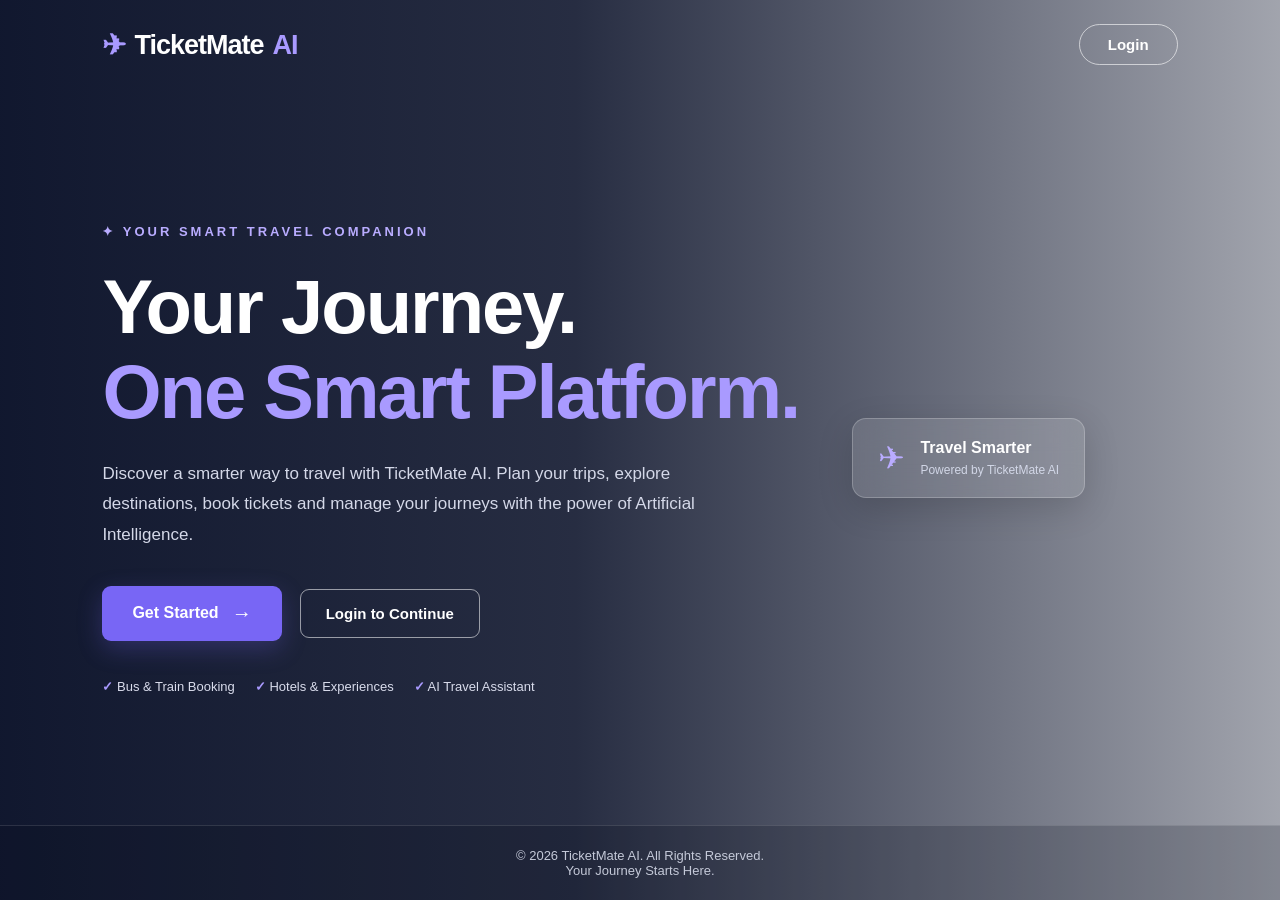
<file: templates/index.html>
<!DOCTYPE html>
<html lang="en">

<head>
    <meta charset="UTF-8">
    <meta name="viewport" content="width=device-width, initial-scale=1.0">

    <title>TicketMate AI | Your Smart Travel Companion</title>

    <meta name="description"
        content="TicketMate AI makes travel booking smarter. Discover buses, trains, hotels and experiences with your AI travel assistant.">

    <link rel="stylesheet" href="../static/style.css">

    <link rel="preconnect" href="https://fonts.googleapis.com">
    <link rel="preconnect" href="https://fonts.gstatic.com" crossorigin>

    <link href="https://fonts.googleapis.com/css2?family=Inter:wght@400;500;600;700;800&display=swap"
        rel="stylesheet">
</head>

<body class="welcome-page">

    <!-- HEADER -->
    <header class="welcome-header">

        <a href="index.html" class="brand">
            <span class="brand-icon">✈</span>
            TicketMate <span>AI</span>
        </a>

        <nav>
            <a href="login.html" class="header-login">
                Login
            </a>
        </nav>

    </header>


    <!-- MAIN WELCOME SECTION -->
    <main class="welcome-hero">

        <section class="hero-content">

            <div class="hero-label">
                ✦ YOUR SMART TRAVEL COMPANION
            </div>

            <h1>
                Your Journey.<br>
                <span>One Smart Platform.</span>
            </h1>

            <p>
                Discover a smarter way to travel with TicketMate AI.
                Plan your trips, explore destinations, book tickets
                and manage your journeys with the power of Artificial
                Intelligence.
            </p>


            <!-- ACTION BUTTONS -->
            <div class="hero-buttons">

                <a href="login.html" class="primary-btn">
                    Get Started
                    <span>→</span>
                </a>

                <a href="login.html" class="secondary-btn">
                    Login to Continue
                </a>

            </div>


            <!-- PLATFORM FEATURES -->
            <div class="hero-note">

                <div>
                    <span>✓</span>
                    Bus & Train Booking
                </div>

                <div>
                    <span>✓</span>
                    Hotels & Experiences
                </div>

                <div>
                    <span>✓</span>
                    AI Travel Assistant
                </div>

            </div>

        </section>


        <!-- FLOATING INFORMATION CARD -->
        <div class="hero-decoration">

            <div class="floating-card">

                <span>✈</span>

                <div>
                    <strong>Travel Smarter</strong>
                    <small>Powered by TicketMate AI</small>
                </div>

            </div>

        </div>

    </main>


    <!-- FOOTER -->
    <footer class="welcome-footer">

        <p>
            © 2026 TicketMate AI. All Rights Reserved.
        </p>

        <p>
            Your Journey Starts Here.
        </p>

    </footer>


</body>
</html>
</file>
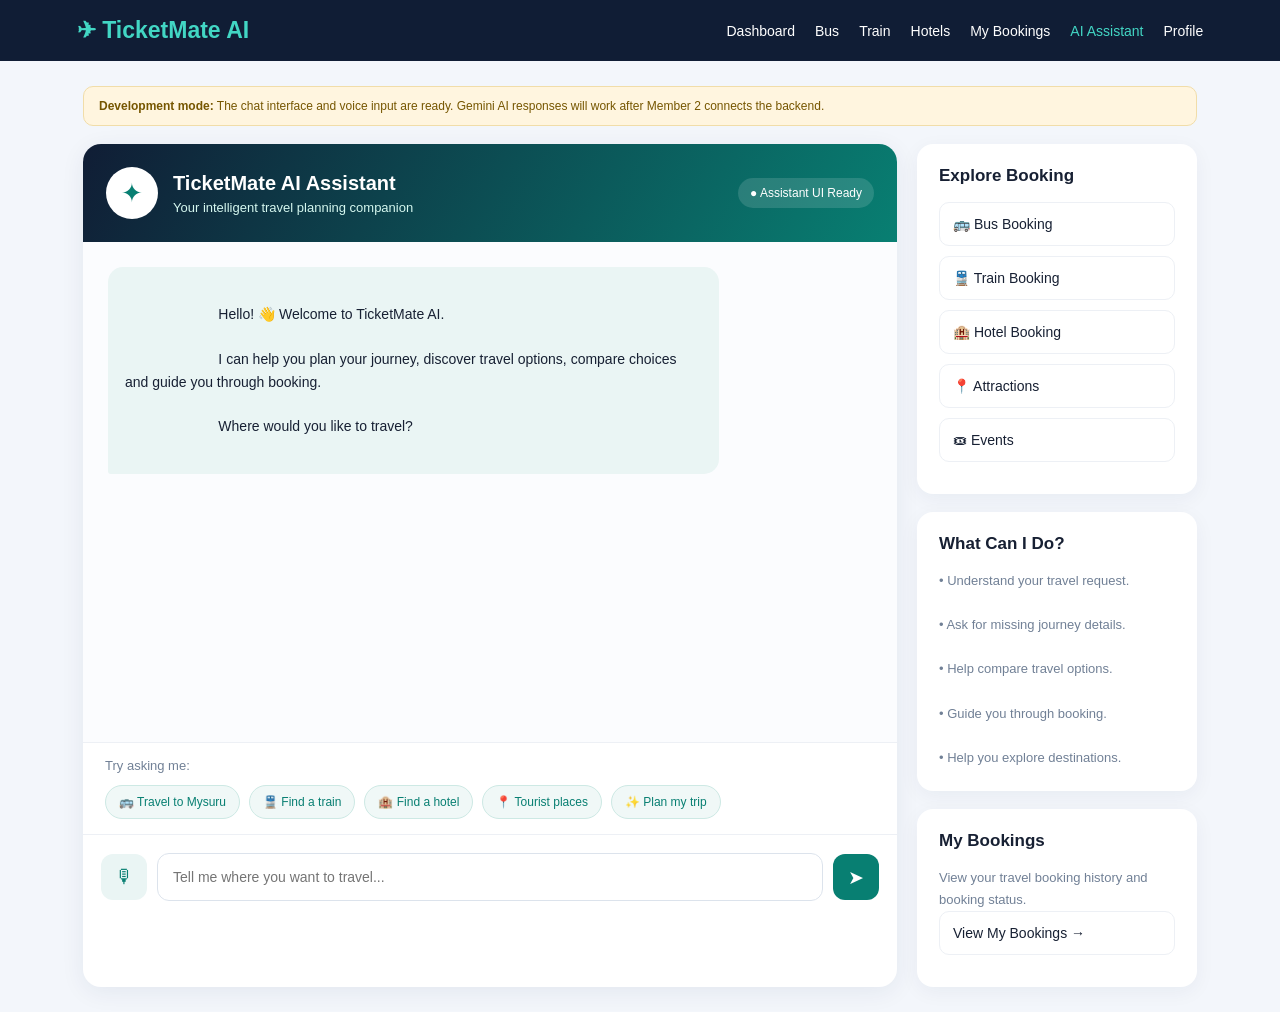
<file: templates/assistant.html>
<!DOCTYPE html>
<html lang="en">
<head>
<meta charset="UTF-8">
<meta name="viewport" content="width=device-width, initial-scale=1.0">
<title>AI Travel Assistant | TicketMate AI</title>

<style>
* {
    margin: 0;
    padding: 0;
    box-sizing: border-box;
    font-family: Arial, sans-serif;
}

body {
    background: #f3f6fb;
    color: #172033;
    min-height: 100vh;
}

header {
    background: #101d35;
    color: white;
    padding: 17px 6%;
    display: flex;
    justify-content: space-between;
    align-items: center;
    flex-wrap: wrap;
    gap: 15px;
}

.logo {
    font-size: 23px;
    font-weight: bold;
    color: #42d6c4;
}

nav {
    display: flex;
    gap: 20px;
    flex-wrap: wrap;
}

nav a {
    color: white;
    text-decoration: none;
    font-size: 14px;
}

nav a:hover,
nav a.active {
    color: #42d6c4;
}

.main {
    max-width: 1150px;
    margin: 25px auto;
    padding: 0 18px;
}

.assistant-layout {
    display: grid;
    grid-template-columns: 1fr 280px;
    gap: 20px;
}

.chat-card {
    background: white;
    border-radius: 18px;
    overflow: hidden;
    box-shadow: 0 5px 25px rgba(20, 40, 80, 0.07);
    display: flex;
    flex-direction: column;
    min-height: 690px;
}

.chat-header {
    background: linear-gradient(120deg, #101d35, #087f72);
    color: white;
    padding: 23px;
    display: flex;
    align-items: center;
    gap: 15px;
}

.ai-avatar {
    width: 52px;
    height: 52px;
    border-radius: 50%;
    background: white;
    color: #087f72;
    display: flex;
    align-items: center;
    justify-content: center;
    font-size: 26px;
}

.chat-header h2 {
    font-size: 20px;
    margin-bottom: 5px;
}

.chat-header p {
    font-size: 13px;
    color: #d5f7ef;
}

.status {
    margin-left: auto;
    font-size: 12px;
    background: #ffffff22;
    padding: 8px 12px;
    border-radius: 20px;
}

.chat-messages {
    flex: 1;
    padding: 25px;
    overflow-y: auto;
    min-height: 400px;
    max-height: 500px;
    background: #fbfcfe;
}

.message {
    display: flex;
    margin-bottom: 18px;
}

.message.user {
    justify-content: flex-end;
}

.message.bot {
    justify-content: flex-start;
}

.message-bubble {
    max-width: 80%;
    padding: 14px 17px;
    border-radius: 15px;
    font-size: 14px;
    line-height: 1.6;
    overflow-wrap: anywhere;
    white-space: pre-wrap;
}

.message.bot .message-bubble {
    background: #eaf5f4;
    color: #172033;
    border-bottom-left-radius: 3px;
}

.message.user .message-bubble {
    background: #087f72;
    color: white;
    border-bottom-right-radius: 3px;
}

.suggestions {
    padding: 15px 22px;
    border-top: 1px solid #edf0f5;
}

.suggestions p {
    font-size: 13px;
    color: #718096;
    margin-bottom: 12px;
}

.suggestion-buttons {
    display: flex;
    flex-wrap: wrap;
    gap: 9px;
}

.suggestion-buttons button {
    background: #f0f8f7;
    border: 1px solid #cde9e4;
    color: #087f72;
    padding: 9px 13px;
    border-radius: 20px;
    cursor: pointer;
    font-size: 12px;
}

.suggestion-buttons button:hover {
    background: #d9f5ef;
}

.chat-input-area {
    display: flex;
    align-items: center;
    gap: 10px;
    padding: 18px;
    border-top: 1px solid #edf0f5;
}

.chat-input-area input {
    flex: 1;
    min-width: 0;
    padding: 15px;
    border: 1px solid #dce3ec;
    border-radius: 12px;
    outline: none;
    font-size: 14px;
}

.chat-input-area input:focus {
    border-color: #087f72;
}

.icon-btn {
    width: 46px;
    height: 46px;
    border: none;
    border-radius: 12px;
    background: #eaf5f4;
    color: #087f72;
    font-size: 19px;
    cursor: pointer;
}

.send-btn {
    background: #087f72;
    color: white;
}

.icon-btn:hover {
    opacity: 0.8;
}

.sidebar {
    display: flex;
    flex-direction: column;
    gap: 18px;
}

.side-card {
    background: white;
    border-radius: 16px;
    padding: 22px;
    box-shadow: 0 5px 20px rgba(20, 40, 80, 0.05);
}

.side-card h3 {
    font-size: 17px;
    margin-bottom: 16px;
}

.quick-link {
    display: block;
    padding: 13px;
    border: 1px solid #edf0f5;
    border-radius: 10px;
    text-decoration: none;
    color: #172033;
    margin-bottom: 10px;
    font-size: 14px;
}

.quick-link:hover {
    background: #effaf8;
    border-color: #a7ded4;
}

.info-text {
    color: #718096;
    font-size: 13px;
    line-height: 1.7;
}

.demo-notice {
    background: #fff5df;
    border: 1px solid #f1dda9;
    color: #765600;
    padding: 12px 15px;
    border-radius: 10px;
    font-size: 12px;
    margin-bottom: 18px;
}

@media(max-width: 850px) {
    .assistant-layout {
        grid-template-columns: 1fr;
    }

    .chat-card {
        min-height: 620px;
    }

    .sidebar {
        display: grid;
        grid-template-columns: 1fr 1fr;
    }
}

@media(max-width: 550px) {
    header {
        padding: 16px 5%;
    }

    nav {
        gap: 12px;
    }

    .sidebar {
        grid-template-columns: 1fr;
    }

    .chat-input-area {
        gap: 6px;
        padding: 12px;
    }

    .icon-btn {
        width: 40px;
        height: 42px;
    }

    .message-bubble {
        max-width: 90%;
    }

    .status {
        display: none;
    }
}
</style>
</head>

<body>

<header>
    <div class="logo">✈ TicketMate AI</div>

    <nav>
        <a href="dashboard.html">Dashboard</a>
        <a href="bus.html">Bus</a>
        <a href="train.html">Train</a>
        <a href="hotels.html">Hotels</a>
        <a href="bookings.html">My Bookings</a>
        <a href="assistant.html" class="active">AI Assistant</a>
        <a href="profile.html">Profile</a>
    </nav>
</header>

<div class="main">

    <div class="demo-notice">
        <strong>Development mode:</strong>
        The chat interface and voice input are ready.
        Gemini AI responses will work after Member 2 connects the backend.
    </div>

    <div class="assistant-layout">

        <div class="chat-card">

            <div class="chat-header">

                <div class="ai-avatar">✦</div>

                <div>
                    <h2>TicketMate AI Assistant</h2>
                    <p>Your intelligent travel planning companion</p>
                </div>

                <div class="status">● Assistant UI Ready</div>

            </div>

            <div class="chat-messages" id="chatMessages">

                <div class="message bot">
                    <div class="message-bubble">
                        Hello! 👋 Welcome to TicketMate AI.

                        I can help you plan your journey, discover travel options, compare choices and guide you through booking.

                        Where would you like to travel?
                    </div>
                </div>

            </div>

            <div class="suggestions">

                <p>Try asking me:</p>

                <div class="suggestion-buttons">

                    <button onclick="useSuggestion('I want to travel to Mysuru')">
                        🚌 Travel to Mysuru
                    </button>

                    <button onclick="useSuggestion('Find me a train to Bengaluru')">
                        🚆 Find a train
                    </button>

                    <button onclick="useSuggestion('Help me find a hotel')">
                        🏨 Find a hotel
                    </button>

                    <button onclick="useSuggestion('Suggest tourist places to visit')">
                        📍 Tourist places
                    </button>

                    <button onclick="useSuggestion('Help me plan a complete trip')">
                        ✨ Plan my trip
                    </button>

                </div>

            </div>

            <div class="chat-input-area">

                <button class="icon-btn" id="micBtn"
                    onclick="startVoiceInput()" title="Speak">
                    🎙
                </button>

                <input
                    type="text"
                    id="userInput"
                    placeholder="Tell me where you want to travel..."
                    autocomplete="off"
                >

                <button class="icon-btn send-btn"
                    onclick="sendMessage()" title="Send">
                    ➤
                </button>

            </div>

        </div>

        <div class="sidebar">

            <div class="side-card">

                <h3>Explore Booking</h3>

                <a href="bus.html" class="quick-link">
                    🚌 Bus Booking
                </a>

                <a href="train.html" class="quick-link">
                    🚆 Train Booking
                </a>

                <a href="hotels.html" class="quick-link">
                    🏨 Hotel Booking
                </a>

                <a href="attractions.html" class="quick-link">
                    📍 Attractions
                </a>

                <a href="events.html" class="quick-link">
                    🎟 Events
                </a>

            </div>

            <div class="side-card">

                <h3>What Can I Do?</h3>

                <p class="info-text">
                    • Understand your travel request.<br><br>
                    • Ask for missing journey details.<br><br>
                    • Help compare travel options.<br><br>
                    • Guide you through booking.<br><br>
                    • Help you explore destinations.
                </p>

            </div>

            <div class="side-card">

                <h3>My Bookings</h3>

                <p class="info-text">
                    View your travel booking history and booking status.
                </p>

                <a href="bookings.html" class="quick-link">
                    View My Bookings →
                </a>

            </div>

        </div>

    </div>

</div>

<script>
const chatMessages = document.getElementById("chatMessages");
const userInput = document.getElementById("userInput");
const micBtn = document.getElementById("micBtn");

function addMessage(message, sender) {

    const messageDiv = document.createElement("div");
    messageDiv.className = "message " + sender;

    const bubble = document.createElement("div");
    bubble.className = "message-bubble";
    bubble.textContent = message;

    messageDiv.appendChild(bubble);
    chatMessages.appendChild(messageDiv);

    chatMessages.scrollTop = chatMessages.scrollHeight;
}

function sendMessage() {

    const message = userInput.value.trim();

    if (!message) return;

    addMessage(message, "user");

    userInput.value = "";

    // Temporary frontend response.
    // Member 2 will replace this with the Gemini backend API.
    addMessage(
        "I have received your travel request! Gemini AI connection is pending backend integration. Once connected, I will help you plan your journey and find available travel options.",
        "bot"
    );
}

function useSuggestion(message) {
    userInput.value = message;
    sendMessage();
}

userInput.addEventListener("keydown", function(event) {
    if (event.key === "Enter") {
        sendMessage();
    }
});

// Voice input using browser speech recognition.
function startVoiceInput() {

    const SpeechRecognition =
        window.SpeechRecognition || window.webkitSpeechRecognition;

    if (!SpeechRecognition) {
        alert("Voice input is not supported in this browser. Please use Chrome or Edge.");
        return;
    }

    const recognition = new SpeechRecognition();

    recognition.lang = "en-IN";
    recognition.interimResults = false;
    recognition.maxAlternatives = 1;

    micBtn.textContent = "⏳";

    recognition.onresult = function(event) {
        userInput.value = event.results[0][0].transcript;
    };

    recognition.onerror = function() {
        alert("Voice recognition failed. Please try again.");
    };

    recognition.onend = function() {
        micBtn.textContent = "🎙";
    };

    recognition.start();
}

// Automatically receive a message from the dashboard.
const initialMessage =
    sessionStorage.getItem("ticketmateInitialMessage");

if (initialMessage) {
    sessionStorage.removeItem("ticketmateInitialMessage");
    userInput.value = initialMessage;
    sendMessage();
}
</script>

</body>
</html>
</file>
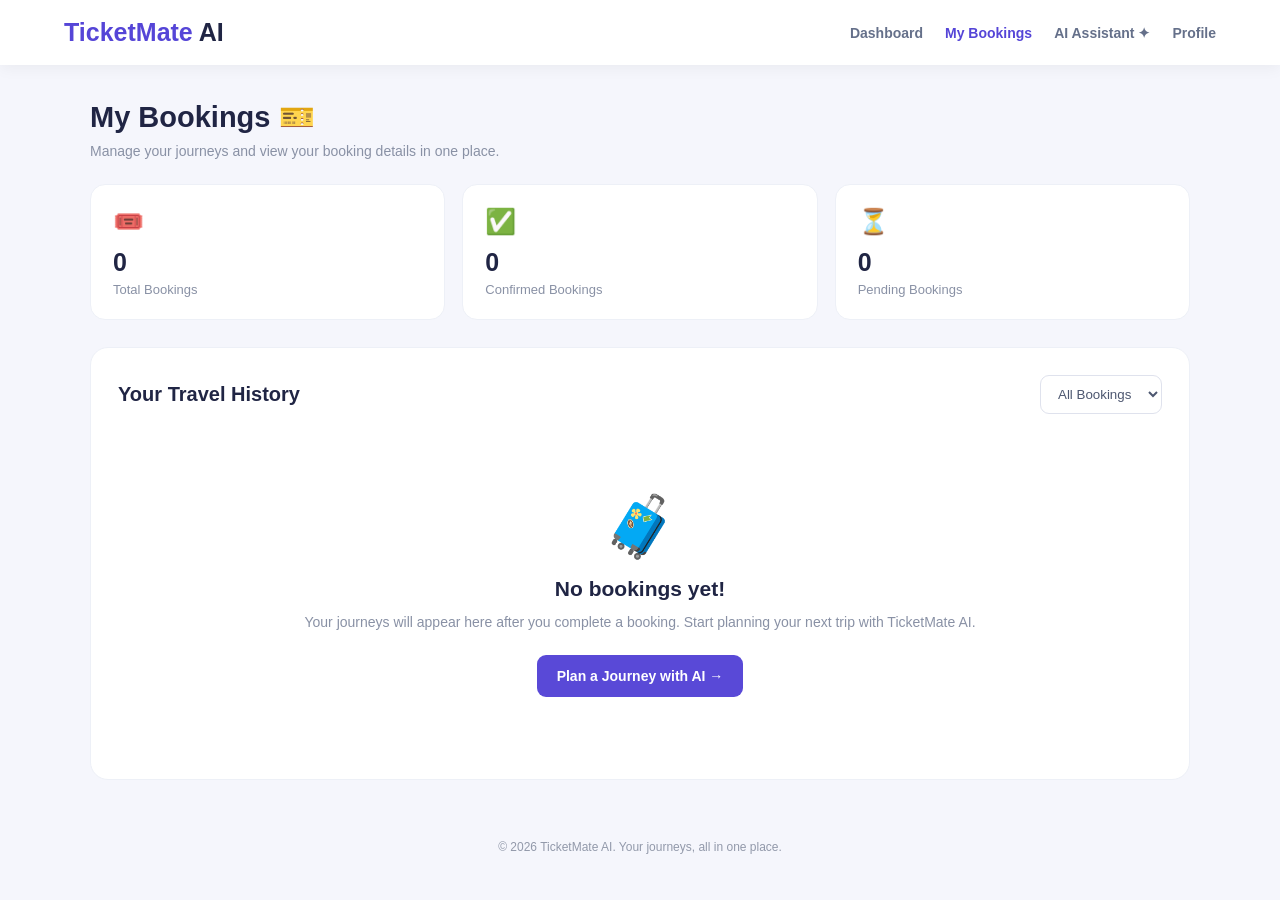
<file: templates/bookings.html>
<!DOCTYPE html>
<html lang="en">
<head>
<meta charset="UTF-8">
<meta name="viewport" content="width=device-width, initial-scale=1.0">
<title>My Bookings | TicketMate AI</title>

<style>
* {
    margin: 0;
    padding: 0;
    box-sizing: border-box;
    font-family: "Segoe UI", Arial, sans-serif;
}

body {
    background: #f5f6fc;
    color: #202544;
}

header {
    background: white;
    padding: 18px 5%;
    display: flex;
    justify-content: space-between;
    align-items: center;
    box-shadow: 0 3px 15px rgba(0,0,0,.05);
}

.logo {
    font-size: 25px;
    font-weight: 800;
    color: #5545d7;
}

.logo span {
    color: #202544;
}

nav {
    display: flex;
    gap: 22px;
    flex-wrap: wrap;
}

nav a {
    color: #65708a;
    text-decoration: none;
    font-size: 14px;
    font-weight: 600;
}

nav a:hover,
nav a.active {
    color: #5545d7;
}

.container {
    max-width: 1100px;
    width: 90%;
    margin: 35px auto;
}

.heading {
    margin-bottom: 25px;
}

.heading h1 {
    font-size: 29px;
    margin-bottom: 9px;
}

.heading p {
    color: #8991a5;
    font-size: 14px;
}

.summary-grid {
    display: grid;
    grid-template-columns: repeat(3, 1fr);
    gap: 17px;
    margin-bottom: 27px;
}

.summary-card {
    background: white;
    padding: 22px;
    border-radius: 15px;
    border: 1px solid #edf0f7;
}

.summary-card .symbol {
    font-size: 25px;
    margin-bottom: 12px;
}

.summary-card h2 {
    font-size: 25px;
    margin-bottom: 5px;
}

.summary-card p {
    color: #8991a5;
    font-size: 13px;
}

.booking-panel {
    background: white;
    border-radius: 18px;
    padding: 27px;
    border: 1px solid #edf0f7;
}

.panel-heading {
    display: flex;
    justify-content: space-between;
    align-items: center;
    gap: 15px;
    margin-bottom: 22px;
}

.panel-heading h2 {
    font-size: 20px;
}

.filter {
    padding: 10px 13px;
    border: 1px solid #dfe2ed;
    border-radius: 9px;
    color: #4d5770;
    background: white;
}

.empty-state {
    text-align: center;
    padding: 55px 20px;
}

.empty-state .icon {
    font-size: 60px;
    margin-bottom: 15px;
}

.empty-state h3 {
    font-size: 21px;
    margin-bottom: 10px;
}

.empty-state p {
    color: #8991a5;
    font-size: 14px;
    line-height: 1.7;
    margin-bottom: 20px;
}

.primary-btn {
    display: inline-block;
    background: #5949d7;
    color: white;
    padding: 13px 20px;
    border-radius: 9px;
    text-decoration: none;
    font-size: 14px;
    font-weight: 700;
}

.primary-btn:hover {
    background: #4031b6;
}

.booking-list {
    display: grid;
    gap: 16px;
}

.booking-card {
    border: 1px solid #e9ebf3;
    border-radius: 13px;
    padding: 20px;
}

.booking-top {
    display: flex;
    justify-content: space-between;
    align-items: center;
    gap: 12px;
    margin-bottom: 15px;
}

.booking-type {
    font-weight: 700;
}

.booking-status {
    padding: 7px 11px;
    border-radius: 20px;
    font-size: 12px;
    background: #e9f8ee;
    color: #26844b;
}

.booking-details {
    color: #7d869b;
    font-size: 13px;
    line-height: 1.9;
}

.booking-actions {
    display: flex;
    gap: 10px;
    margin-top: 15px;
    flex-wrap: wrap;
}

.secondary-btn {
    padding: 10px 14px;
    border: 1px solid #dcd9fa;
    border-radius: 8px;
    background: #f7f6ff;
    color: #5545d7;
    font-weight: 600;
    cursor: pointer;
}

.qr-area {
    display: none;
    text-align: center;
    padding: 25px;
    background: #faf9ff;
    border-radius: 12px;
    margin-top: 15px;
}

.qr-area img {
    width: 150px;
    height: 150px;
    margin: 15px auto;
    display: block;
}

.qr-area p {
    font-size: 12px;
    color: #8991a5;
}

footer {
    text-align: center;
    padding: 25px;
    color: #9299aa;
    font-size: 12px;
}

@media(max-width: 700px) {
    header {
        flex-wrap: wrap;
        gap: 15px;
    }

    .summary-grid {
        grid-template-columns: 1fr;
    }

    .panel-heading {
        align-items: flex-start;
        flex-direction: column;
    }

    .booking-top {
        align-items: flex-start;
        flex-direction: column;
    }
}
</style>
</head>

<body>

<header>
    <div class="logo">TicketMate <span>AI</span></div>

    <nav>
        <a href="dashboard.html">Dashboard</a>
        <a href="bookings.html" class="active">My Bookings</a>
        <a href="assistant.html">AI Assistant ✦</a>
        <a href="profile.html">Profile</a>
    </nav>
</header>

<main class="container">

    <section class="heading">
        <h1>My Bookings 🎫</h1>
        <p>Manage your journeys and view your booking details in one place.</p>
    </section>

    <section class="summary-grid">

        <div class="summary-card">
            <div class="symbol">🎟️</div>
            <h2 id="totalBookings">0</h2>
            <p>Total Bookings</p>
        </div>

        <div class="summary-card">
            <div class="symbol">✅</div>
            <h2 id="confirmedBookings">0</h2>
            <p>Confirmed Bookings</p>
        </div>

        <div class="summary-card">
            <div class="symbol">⏳</div>
            <h2 id="pendingBookings">0</h2>
            <p>Pending Bookings</p>
        </div>

    </section>

    <section class="booking-panel">

        <div class="panel-heading">
            <h2>Your Travel History</h2>

            <select class="filter" id="bookingFilter">
                <option value="all">All Bookings</option>
                <option value="confirmed">Confirmed</option>
                <option value="pending">Pending</option>
                <option value="cancelled">Cancelled</option>
            </select>
        </div>

        <div id="bookingList" class="booking-list"></div>

        <div id="emptyState" class="empty-state">
            <div class="icon">🧳</div>
            <h3>No bookings yet!</h3>
            <p>
                Your journeys will appear here after you complete a booking.
                Start planning your next trip with TicketMate AI.
            </p>
            <a href="assistant.html" class="primary-btn">
                Plan a Journey with AI →
            </a>
        </div>

    </section>

</main>

<footer>
    © 2026 TicketMate AI. Your journeys, all in one place.
</footer>

<script>

// No fake booking records are inserted.
// The backend will provide the logged-in user's real booking records.

let bookings = [];

const bookingList = document.getElementById("bookingList");
const emptyState = document.getElementById("emptyState");
const bookingFilter = document.getElementById("bookingFilter");

function updateSummary() {
    document.getElementById("totalBookings").textContent = bookings.length;

    document.getElementById("confirmedBookings").textContent =
        bookings.filter(b => b.status === "confirmed").length;

    document.getElementById("pendingBookings").textContent =
        bookings.filter(b => b.status === "pending").length;
}

function renderBookings() {
    const filter = bookingFilter.value;

    const filtered = bookings.filter(booking =>
        filter === "all" || booking.status === filter
    );

    bookingList.innerHTML = "";

    emptyState.style.display = filtered.length === 0 ? "block" : "none";

    if (bookings.length > 0 && filtered.length === 0) {
        emptyState.querySelector("h3").textContent = "No matching bookings";
        emptyState.querySelector("p").textContent =
            "Try selecting another booking filter.";
        emptyState.querySelector("a").style.display = "none";
    } else if (filtered.length > 0) {
        emptyState.querySelector("h3").textContent = "No bookings yet!";
        emptyState.querySelector("a").style.display = "inline-block";
    }

    filtered.forEach(booking => {
        const card = document.createElement("div");
        card.className = "booking-card";

        const top = document.createElement("div");
        top.className = "booking-top";

        const type = document.createElement("div");
        type.className = "booking-type";
        type.textContent = booking.type + " Booking";

        const status = document.createElement("span");
        status.className = "booking-status";
        status.textContent = booking.status.toUpperCase();

        top.append(type, status);

        const details = document.createElement("div");
        details.className = "booking-details";

        [
            "Booking ID: " + booking.id,
            "Journey: " + booking.route,
            "Date: " + booking.date,
            "Passengers: " + booking.passengers
        ].forEach(line => {
            const p = document.createElement("p");
            p.textContent = line;
            details.appendChild(p);
        });

        card.append(top, details);

        if (booking.status === "confirmed") {
            const actions = document.createElement("div");
            actions.className = "booking-actions";

            const qrButton = document.createElement("button");
            qrButton.className = "secondary-btn";
            qrButton.textContent = "View QR Ticket";

            const qrArea = document.createElement("div");
            qrArea.className = "qr-area";

            qrButton.addEventListener("click", () => {
                qrArea.style.display =
                    qrArea.style.display === "block" ? "none" : "block";
            });

            actions.appendChild(qrButton);
            card.append(actions, qrArea);
        }

        bookingList.appendChild(card);
    });

    updateSummary();
}

bookingFilter.addEventListener("change", renderBookings);

renderBookings();

</script>

</body>
</html>
</file>
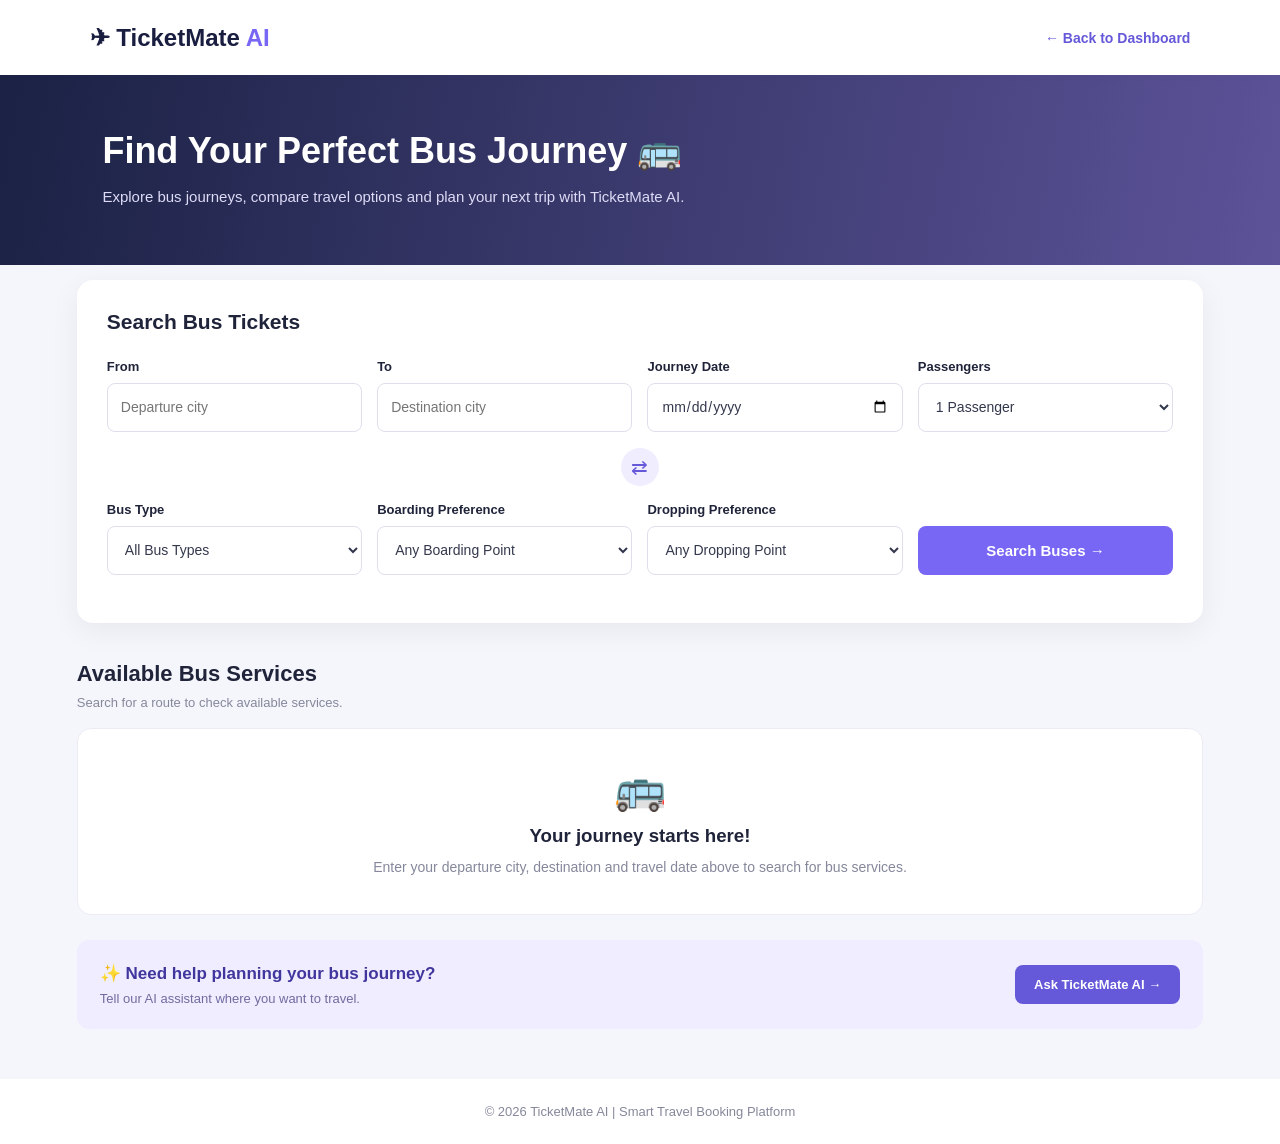
<file: templates/bus.html>
<!DOCTYPE html>
<html lang="en">
<head>
    <meta charset="UTF-8">
    <meta name="viewport" content="width=device-width, initial-scale=1.0">
    <title>Bus Booking | TicketMate AI</title>

    <style>
        * {
            margin: 0;
            padding: 0;
            box-sizing: border-box;
            font-family: 'Inter', Arial, sans-serif;
        }

        body {
            background: #f5f6fc;
            color: #20243a;
        }

        a {
            text-decoration: none;
            color: inherit;
        }

        header {
            height: 75px;
            background: white;
            display: flex;
            justify-content: space-between;
            align-items: center;
            padding: 0 7%;
            box-shadow: 0 2px 12px rgba(0,0,0,.05);
        }

        .logo {
            font-size: 24px;
            font-weight: 800;
            color: #191d40;
        }

        .logo span {
            color: #7866f5;
        }

        .back {
            color: #6558d9;
            font-weight: 600;
            font-size: 14px;
        }

        .hero {
            background:
                linear-gradient(100deg,rgba(15,22,58,.95),rgba(65,54,135,.85)),
                url("https://images.unsplash.com/photo-1570125909232-eb263c188f7e?w=1600")
                center/cover;

            color: white;
            padding: 55px 8%;
        }

        .hero h1 {
            font-size: 36px;
            margin-bottom: 12px;
        }

        .hero p {
            color: #dedbf7;
            font-size: 15px;
            line-height: 1.7;
        }

        .container {
            width: 88%;
            max-width: 1150px;
            margin: 35px auto;
        }

        .search-card {
            background: white;
            padding: 30px;
            border-radius: 16px;
            box-shadow: 0 8px 30px rgba(0,0,0,.06);
            margin-top: -20px;
            position: relative;
        }

        .search-card h2 {
            font-size: 21px;
            margin-bottom: 25px;
        }

        .search-grid {
            display: grid;
            grid-template-columns: 1fr 1fr 1fr 1fr;
            gap: 15px;
            align-items: end;
        }

        .field label {
            display: block;
            margin-bottom: 9px;
            font-size: 13px;
            font-weight: 700;
        }

        input, select {
            width: 100%;
            height: 49px;
            padding: 0 13px;
            border: 1px solid #dedfeb;
            border-radius: 8px;
            background: white;
            outline: none;
            font-size: 14px;
            color: #34384d;
        }

        input:focus, select:focus {
            border-color: #7866f5;
            box-shadow: 0 0 0 3px rgba(120,102,245,.1);
        }

        .swap-row {
            display: flex;
            justify-content: center;
            margin: 16px 0;
        }

        .swap-btn {
            background: #f0edff;
            color: #6558d9;
            border: none;
            width: 38px;
            height: 38px;
            border-radius: 50%;
            cursor: pointer;
            font-size: 20px;
        }

        .search-btn {
            width: 100%;
            height: 49px;
            background: #7866f5;
            border: none;
            border-radius: 8px;
            color: white;
            font-size: 15px;
            font-weight: 700;
            cursor: pointer;
            transition: .3s;
        }

        .search-btn:hover {
            background: #5847d5;
        }

        .section-heading {
            margin: 38px 0 18px;
        }

        .section-heading h2 {
            font-size: 22px;
            margin-bottom: 8px;
        }

        .section-heading p {
            color: #85889b;
            font-size: 13px;
        }

        .results-box {
            background: white;
            padding: 35px 20px;
            border-radius: 14px;
            text-align: center;
            border: 1px solid #ececf3;
        }

        .results-icon {
            font-size: 42px;
            margin-bottom: 12px;
        }

        .results-box h3 {
            margin-bottom: 9px;
        }

        .results-box p {
            color: #85889b;
            font-size: 14px;
            line-height: 1.7;
        }

        .ai-help {
            margin-top: 25px;
            background: #efedff;
            padding: 23px;
            border-radius: 12px;
            display: flex;
            justify-content: space-between;
            align-items: center;
            gap: 15px;
        }

        .ai-help h3 {
            color: #40369d;
            font-size: 17px;
            margin-bottom: 7px;
        }

        .ai-help p {
            color: #716b9f;
            font-size: 13px;
        }

        .ai-help a {
            background: #6558d9;
            color: white;
            padding: 12px 19px;
            border-radius: 8px;
            font-size: 13px;
            font-weight: 600;
            white-space: nowrap;
        }

        .message {
            margin-top: 18px;
            color: #6558d9;
            font-size: 14px;
            line-height: 1.6;
        }

        footer {
            text-align: center;
            background: white;
            color: #85889b;
            padding: 25px;
            margin-top: 50px;
            font-size: 13px;
        }

        @media(max-width: 850px) {
            .search-grid {
                grid-template-columns: 1fr 1fr;
            }
        }

        @media(max-width: 550px) {
            header {
                padding: 0 5%;
            }

            .logo {
                font-size: 20px;
            }

            .hero {
                padding: 40px 6%;
            }

            .hero h1 {
                font-size: 29px;
            }

            .container {
                width: 92%;
            }

            .search-grid {
                grid-template-columns: 1fr;
            }

            .search-card {
                padding: 22px;
            }

            .ai-help {
                flex-direction: column;
                align-items: flex-start;
            }
        }
    </style>
</head>

<body>

<header>
    <a href="dashboard.html" class="logo">
        ✈ TicketMate <span>AI</span>
    </a>

    <a href="dashboard.html" class="back">
        ← Back to Dashboard
    </a>
</header>


<section class="hero">
    <h1>Find Your Perfect Bus Journey 🚌</h1>

    <p>
        Explore bus journeys, compare travel options and plan
        your next trip with TicketMate AI.
    </p>
</section>


<main class="container">

    <section class="search-card">

        <h2>Search Bus Tickets</h2>

        <form id="busForm">

            <div class="search-grid">

                <div class="field">
                    <label for="from">From</label>
                    <input
                        type="text"
                        id="from"
                        placeholder="Departure city"
                        required
                    >
                </div>

                <div class="field">
                    <label for="to">To</label>
                    <input
                        type="text"
                        id="to"
                        placeholder="Destination city"
                        required
                    >
                </div>

                <div class="field">
                    <label for="date">Journey Date</label>
                    <input
                        type="date"
                        id="date"
                        required
                    >
                </div>

                <div class="field">
                    <label for="passengers">Passengers</label>
                    <select id="passengers">
                        <option value="1">1 Passenger</option>
                        <option value="2">2 Passengers</option>
                        <option value="3">3 Passengers</option>
                        <option value="4">4 Passengers</option>
                        <option value="5">5 Passengers</option>
                        <option value="6">6 Passengers</option>
                    </select>
                </div>

            </div>

            <div class="swap-row">
                <button type="button" class="swap-btn" id="swapBtn"
                    title="Swap locations">⇄</button>
            </div>

            <div class="search-grid">

                <div class="field">
                    <label for="busType">Bus Type</label>
                    <select id="busType">
                        <option value="All">All Bus Types</option>
                        <option value="AC">AC</option>
                        <option value="Non-AC">Non-AC</option>
                        <option value="Sleeper">Sleeper</option>
                        <option value="Seater">Seater</option>
                    </select>
                </div>

                <div class="field">
                    <label for="boarding">Boarding Preference</label>
                    <select id="boarding">
                        <option value="Any">Any Boarding Point</option>
                        <option value="Main Bus Stand">Main Bus Stand</option>
                        <option value="City Centre">City Centre</option>
                    </select>
                </div>

                <div class="field">
                    <label for="dropping">Dropping Preference</label>
                    <select id="dropping">
                        <option value="Any">Any Dropping Point</option>
                        <option value="Main Bus Stand">Main Bus Stand</option>
                        <option value="City Centre">City Centre</option>
                    </select>
                </div>

                <div class="field">
                    <button type="submit" class="search-btn">
                        Search Buses →
                    </button>
                </div>

            </div>

        </form>

        <p class="message" id="message"></p>

    </section>


    <section>
        <div class="section-heading">
            <h2>Available Bus Services</h2>
            <p>Search for a route to check available services.</p>
        </div>

        <div class="results-box" id="results">

            <div class="results-icon">🚌</div>

            <h3>Your journey starts here!</h3>

            <p>
                Enter your departure city, destination and travel date
                above to search for bus services.
            </p>

        </div>
    </section>


    <section class="ai-help">

        <div>
            <h3>✨ Need help planning your bus journey?</h3>

            <p>
                Tell our AI assistant where you want to travel.
            </p>
        </div>

        <a href="assistant.html">Ask TicketMate AI →</a>

    </section>

</main>


<footer>
    © 2026 TicketMate AI | Smart Travel Booking Platform
</footer>


<script>
    // Set minimum travel date to today.
    const dateInput = document.getElementById("date");

    const today = new Date();
    const localToday = new Date(
        today.getTime() - today.getTimezoneOffset() * 60000
    ).toISOString().split("T")[0];

    dateInput.min = localToday;


    // Swap departure and destination.
    document.getElementById("swapBtn").addEventListener("click", function() {
        const from = document.getElementById("from");
        const to = document.getElementById("to");

        const temp = from.value;
        from.value = to.value;
        to.value = temp;
    });


    // Prepare the search request.
    document.getElementById("busForm").addEventListener("submit", function(event) {

        event.preventDefault();

        const from = document.getElementById("from").value.trim();
        const to = document.getElementById("to").value.trim();
        const date = dateInput.value;

        const message = document.getElementById("message");

        if (from.toLowerCase() === to.toLowerCase()) {
            message.textContent = "Departure and destination cannot be the same.";
            return;
        }

        const searchDetails = {
            type: "Bus",
            from: from,
            to: to,
            date: date,
            passengers: document.getElementById("passengers").value,
            busType: document.getElementById("busType").value,
            boarding: document.getElementById("boarding").value,
            dropping: document.getElementById("dropping").value
        };

        message.textContent =
            "Search details captured for " + from + " to " + to +
            ". Connect the Flask backend to retrieve actual bus services.";

        console.log("Bus search request:", searchDetails);
    });
</script>

</body>
</html>
</file>
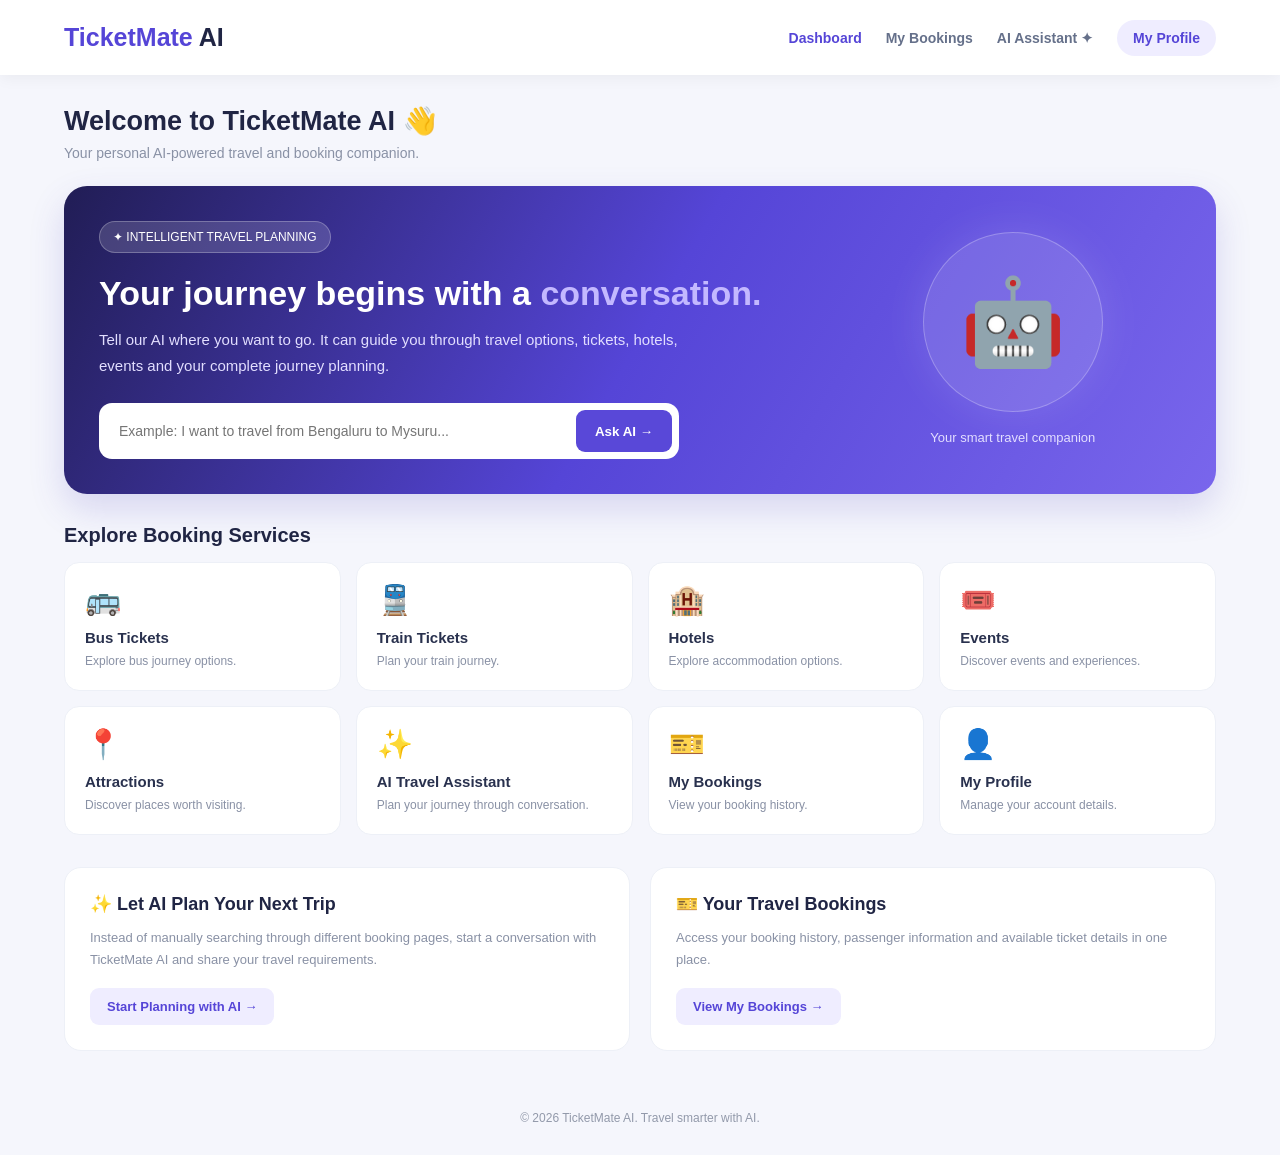
<file: templates/dashboard.html>
<!DOCTYPE html>
<html lang="en">
<head>
<meta charset="UTF-8">
<meta name="viewport" content="width=device-width, initial-scale=1.0">
<title>Dashboard | TicketMate AI</title>

<style>
* {
    margin: 0;
    padding: 0;
    box-sizing: border-box;
    font-family: "Segoe UI", Arial, sans-serif;
}

body {
    background: #f5f6fc;
    color: #202544;
}

header {
    background: white;
    min-height: 75px;
    padding: 15px 5%;
    display: flex;
    justify-content: space-between;
    align-items: center;
    box-shadow: 0 3px 15px rgba(0,0,0,.05);
    gap: 20px;
}

.logo {
    font-size: 25px;
    font-weight: 800;
    color: #5545d7;
}

.logo span {
    color: #202544;
}

nav {
    display: flex;
    align-items: center;
    gap: 24px;
}

nav a {
    text-decoration: none;
    color: #65708a;
    font-size: 14px;
    font-weight: 600;
}

nav a:hover,
nav a.active {
    color: #5545d7;
}

.profile-link {
    background: #efedff;
    color: #5545d7;
    padding: 10px 16px;
    border-radius: 25px;
}

.container {
    width: 90%;
    max-width: 1200px;
    margin: 30px auto;
}

.welcome {
    margin-bottom: 25px;
}

.welcome h1 {
    font-size: 27px;
    margin-bottom: 8px;
}

.welcome p {
    color: #8991a5;
    font-size: 14px;
}

/* Main AI section */

.ai-hero {
    background: linear-gradient(120deg, #211d55, #5545d7, #7966ec);
    color: white;
    padding: 35px;
    border-radius: 23px;
    display: grid;
    grid-template-columns: 1.5fr .7fr;
    gap: 25px;
    align-items: center;
    box-shadow: 0 15px 35px rgba(80,65,190,.18);
    margin-bottom: 30px;
}

.ai-tag {
    display: inline-block;
    background: rgba(255,255,255,.15);
    border: 1px solid rgba(255,255,255,.25);
    padding: 8px 13px;
    border-radius: 25px;
    font-size: 12px;
    margin-bottom: 18px;
}

.ai-hero h2 {
    font-size: 34px;
    line-height: 1.3;
    margin-bottom: 12px;
}

.ai-hero h2 span {
    color: #c3b8ff;
}

.ai-hero p {
    color: #e2deff;
    line-height: 1.7;
    font-size: 15px;
    max-width: 580px;
}

.ai-search {
    display: flex;
    background: white;
    border-radius: 13px;
    padding: 7px;
    margin-top: 25px;
    max-width: 580px;
}

.ai-search input {
    flex: 1;
    min-width: 0;
    padding: 13px;
    border: none;
    outline: none;
    font-size: 14px;
    color: #202544;
}

.ai-search button {
    background: #5948d8;
    color: white;
    border: none;
    padding: 13px 19px;
    border-radius: 9px;
    font-weight: 700;
    cursor: pointer;
}

.ai-search button:hover {
    background: #4031b6;
}

.ai-visual {
    text-align: center;
}

.ai-circle {
    width: 180px;
    height: 180px;
    margin: auto;
    border-radius: 50%;
    background: rgba(255,255,255,.13);
    border: 1px solid rgba(255,255,255,.25);
    display: grid;
    place-items: center;
    font-size: 85px;
    box-shadow: 0 0 45px rgba(255,255,255,.12);
}

.ai-visual p {
    margin-top: 15px;
    font-size: 13px;
    color: #e3deff;
}

/* Quick suggestions */

.quick-title {
    font-size: 20px;
    margin-bottom: 15px;
}

.quick-grid {
    display: grid;
    grid-template-columns: repeat(4, 1fr);
    gap: 15px;
    margin-bottom: 32px;
}

.quick-card {
    background: white;
    padding: 20px;
    border-radius: 15px;
    border: 1px solid #edf0f7;
    text-decoration: none;
    color: #29314e;
    transition: .2s;
}

.quick-card:hover {
    transform: translateY(-4px);
    border-color: #b9b0ff;
    box-shadow: 0 8px 20px rgba(70,60,150,.08);
}

.quick-card .emoji {
    font-size: 29px;
    margin-bottom: 12px;
}

.quick-card h3 {
    font-size: 15px;
    margin-bottom: 6px;
}

.quick-card p {
    color: #8991a5;
    font-size: 12px;
    line-height: 1.5;
}

/* Bottom sections */

.bottom-grid {
    display: grid;
    grid-template-columns: 1fr 1fr;
    gap: 20px;
}

.info-card {
    background: white;
    border-radius: 17px;
    padding: 25px;
    border: 1px solid #edf0f7;
}

.info-card h2 {
    font-size: 18px;
    margin-bottom: 12px;
}

.info-card p {
    font-size: 13px;
    color: #8991a5;
    line-height: 1.7;
}

.info-button {
    display: inline-block;
    margin-top: 17px;
    padding: 11px 17px;
    border-radius: 9px;
    background: #efedff;
    color: #5545d7;
    text-decoration: none;
    font-size: 13px;
    font-weight: 700;
}

footer {
    text-align: center;
    color: #9299aa;
    padding: 30px;
    font-size: 12px;
}

@media(max-width: 850px) {
    header {
        flex-wrap: wrap;
    }

    nav {
        flex-wrap: wrap;
        gap: 14px;
    }

    .ai-hero {
        grid-template-columns: 1fr;
    }

    .ai-visual {
        display: none;
    }

    .quick-grid {
        grid-template-columns: repeat(2, 1fr);
    }
}

@media(max-width: 550px) {
    .container {
        width: 92%;
    }

    .ai-hero {
        padding: 25px;
    }

    .ai-hero h2 {
        font-size: 27px;
    }

    .ai-search {
        flex-direction: column;
        gap: 7px;
    }

    .quick-grid,
    .bottom-grid {
        grid-template-columns: 1fr;
    }
}
</style>
</head>

<body>

<header>
    <div class="logo">TicketMate <span>AI</span></div>

    <nav>
        <a href="dashboard.html" class="active">Dashboard</a>
        <a href="bookings.html">My Bookings</a>
        <a href="assistant.html">AI Assistant ✦</a>
        <a href="profile.html" class="profile-link">My Profile</a>
    </nav>
</header>

<main class="container">

    <section class="welcome">
        <h1>Welcome to TicketMate AI 👋</h1>
        <p>Your personal AI-powered travel and booking companion.</p>
    </section>

    <!-- MAIN AI FEATURE -->

    <section class="ai-hero">

        <div>
            <div class="ai-tag">✦ INTELLIGENT TRAVEL PLANNING</div>

            <h2>
                Your journey begins with a <span>conversation.</span>
            </h2>

            <p>
                Tell our AI where you want to go. It can guide you through
                travel options, tickets, hotels, events and your complete
                journey planning.
            </p>

            <form class="ai-search" id="aiForm">
                <input
                    type="text"
                    id="aiInput"
                    placeholder="Example: I want to travel from Bengaluru to Mysuru..."
                    required
                >

                <button type="submit">Ask AI →</button>
            </form>
        </div>

        <div class="ai-visual">
            <div class="ai-circle">🤖</div>
            <p>Your smart travel companion</p>
        </div>

    </section>

    <!-- MANUAL BOOKING OPTIONS -->

    <h2 class="quick-title">Explore Booking Services</h2>

    <section class="quick-grid">

        <a href="bus.html" class="quick-card">
            <div class="emoji">🚌</div>
            <h3>Bus Tickets</h3>
            <p>Explore bus journey options.</p>
        </a>

        <a href="train.html" class="quick-card">
            <div class="emoji">🚆</div>
            <h3>Train Tickets</h3>
            <p>Plan your train journey.</p>
        </a>

        <a href="hotels.html" class="quick-card">
            <div class="emoji">🏨</div>
            <h3>Hotels</h3>
            <p>Explore accommodation options.</p>
        </a>

        <a href="events.html" class="quick-card">
            <div class="emoji">🎟️</div>
            <h3>Events</h3>
            <p>Discover events and experiences.</p>
        </a>

        <a href="attractions.html" class="quick-card">
            <div class="emoji">📍</div>
            <h3>Attractions</h3>
            <p>Discover places worth visiting.</p>
        </a>

        <a href="assistant.html" class="quick-card">
            <div class="emoji">✨</div>
            <h3>AI Travel Assistant</h3>
            <p>Plan your journey through conversation.</p>
        </a>

        <a href="bookings.html" class="quick-card">
            <div class="emoji">🎫</div>
            <h3>My Bookings</h3>
            <p>View your booking history.</p>
        </a>

        <a href="profile.html" class="quick-card">
            <div class="emoji">👤</div>
            <h3>My Profile</h3>
            <p>Manage your account details.</p>
        </a>

    </section>

    <section class="bottom-grid">

        <div class="info-card">
            <h2>✨ Let AI Plan Your Next Trip</h2>
            <p>
                Instead of manually searching through different booking
                pages, start a conversation with TicketMate AI and share
                your travel requirements.
            </p>
            <a href="assistant.html" class="info-button">
                Start Planning with AI →
            </a>
        </div>

        <div class="info-card">
            <h2>🎫 Your Travel Bookings</h2>
            <p>
                Access your booking history, passenger information and
                available ticket details in one place.
            </p>
            <a href="bookings.html" class="info-button">
                View My Bookings →
            </a>
        </div>

    </section>

</main>

<footer>
    © 2026 TicketMate AI. Travel smarter with AI.
</footer>

<script>
document.getElementById("aiForm").addEventListener("submit", function(e) {
    e.preventDefault();

    const message = document.getElementById("aiInput").value.trim();

    if (!message) return;

    // Pass the user's message to the assistant page.
    sessionStorage.setItem("ticketmateInitialMessage", message);

    window.location.href = "assistant.html";
});
</script>

</body>
</html>
</file>
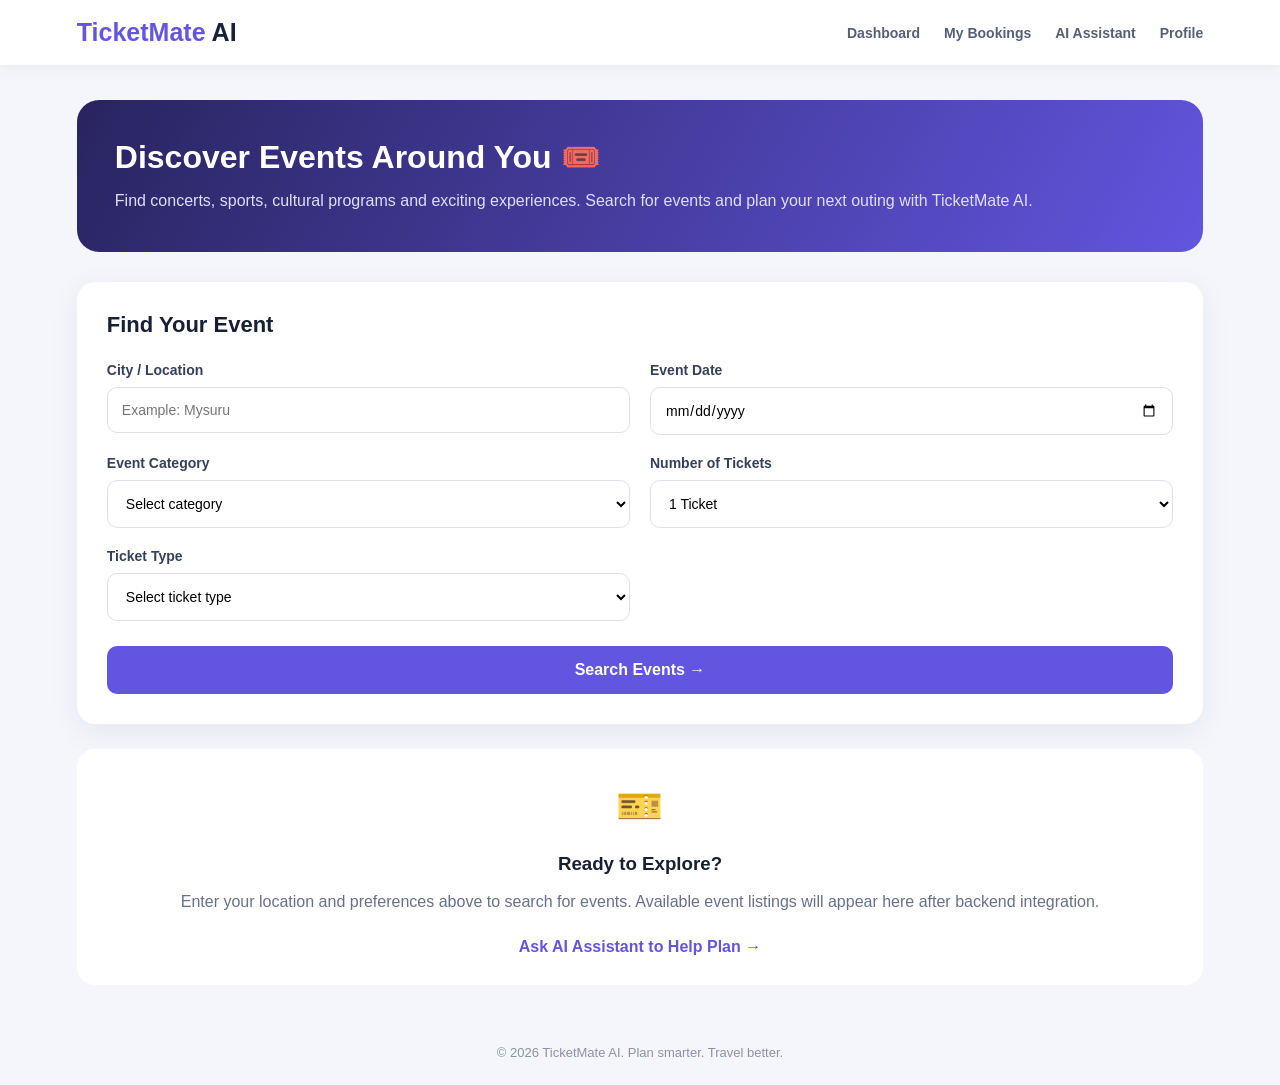
<file: templates/events.html>
<!DOCTYPE html>
<html lang="en">
<head>
<meta charset="UTF-8">
<meta name="viewport" content="width=device-width, initial-scale=1.0">
<title>Events | TicketMate AI</title>

<style>
* {
    margin: 0;
    padding: 0;
    box-sizing: border-box;
    font-family: "Segoe UI", Arial, sans-serif;
}

body {
    min-height: 100vh;
    background: #f4f6fb;
    color: #172033;
}

header {
    background: #ffffff;
    padding: 18px 6%;
    display: flex;
    align-items: center;
    justify-content: space-between;
    box-shadow: 0 3px 15px rgba(0,0,0,0.06);
}

.logo {
    font-size: 25px;
    font-weight: 800;
    color: #6255df;
}

.logo span {
    color: #18213b;
}

nav {
    display: flex;
    gap: 24px;
    align-items: center;
}

nav a {
    text-decoration: none;
    color: #536078;
    font-size: 14px;
    font-weight: 600;
}

nav a:hover {
    color: #6255df;
}

.container {
    width: 88%;
    max-width: 1150px;
    margin: 35px auto;
}

.hero {
    background: linear-gradient(120deg, #29245f, #6255df);
    color: white;
    padding: 38px;
    border-radius: 22px;
    margin-bottom: 30px;
}

.hero h1 {
    font-size: 32px;
    margin-bottom: 12px;
}

.hero p {
    color: #e0ddff;
    line-height: 1.6;
}

.search-card {
    background: white;
    padding: 30px;
    border-radius: 18px;
    box-shadow: 0 8px 30px rgba(30,40,80,0.07);
}

.search-card h2 {
    font-size: 22px;
    margin-bottom: 24px;
}

.form-grid {
    display: grid;
    grid-template-columns: repeat(2, 1fr);
    gap: 20px;
}

.field {
    display: flex;
    flex-direction: column;
    gap: 9px;
}

.field label {
    font-size: 14px;
    font-weight: 700;
    color: #34405b;
}

.field input,
.field select {
    width: 100%;
    padding: 14px;
    border: 1px solid #dce1ec;
    border-radius: 10px;
    outline: none;
    background: #fff;
    font-size: 14px;
}

.field input:focus,
.field select:focus {
    border-color: #6255df;
    box-shadow: 0 0 0 3px rgba(98,85,223,0.1);
}

.search-btn {
    width: 100%;
    margin-top: 25px;
    padding: 15px;
    background: #6255df;
    color: white;
    border: none;
    border-radius: 10px;
    font-size: 16px;
    font-weight: 700;
    cursor: pointer;
    transition: 0.2s;
}

.search-btn:hover {
    background: #4c40c6;
    transform: translateY(-2px);
}

.results {
    background: white;
    padding: 25px;
    margin-top: 25px;
    border-radius: 18px;
    text-align: center;
    color: #65708a;
    line-height: 1.7;
}

.results h3 {
    color: #172033;
    margin-bottom: 8px;
}

.results-icon {
    font-size: 38px;
    margin-bottom: 10px;
}

.assistant-link {
    display: inline-block;
    margin-top: 18px;
    color: #6255df;
    font-weight: 700;
    text-decoration: none;
}

footer {
    text-align: center;
    padding: 25px;
    color: #8992a5;
    font-size: 13px;
}

@media(max-width: 700px) {
    header {
        padding: 16px 5%;
        flex-wrap: wrap;
        gap: 15px;
    }

    nav {
        gap: 13px;
        flex-wrap: wrap;
    }

    nav a {
        font-size: 12px;
    }

    .container {
        width: 92%;
        margin-top: 22px;
    }

    .hero {
        padding: 25px;
    }

    .hero h1 {
        font-size: 25px;
    }

    .form-grid {
        grid-template-columns: 1fr;
    }

    .search-card {
        padding: 22px;
    }
}
</style>
</head>

<body>

<header>
    <div class="logo">TicketMate <span>AI</span></div>

    <nav>
        <a href="dashboard.html">Dashboard</a>
        <a href="bookings.html">My Bookings</a>
        <a href="assistant.html">AI Assistant</a>
        <a href="profile.html">Profile</a>
    </nav>
</header>

<main class="container">

    <section class="hero">
        <h1>Discover Events Around You 🎟️</h1>
        <p>
            Find concerts, sports, cultural programs and exciting experiences.
            Search for events and plan your next outing with TicketMate AI.
        </p>
    </section>

    <section class="search-card">
        <h2>Find Your Event</h2>

        <form id="eventForm">

            <div class="form-grid">

                <div class="field">
                    <label for="city">City / Location</label>
                    <input type="text" id="city"
                           placeholder="Example: Mysuru" required>
                </div>

                <div class="field">
                    <label for="eventDate">Event Date</label>
                    <input type="date" id="eventDate" required>
                </div>

                <div class="field">
                    <label for="category">Event Category</label>
                    <select id="category" required>
                        <option value="">Select category</option>
                        <option value="Music">Music & Concerts</option>
                        <option value="Sports">Sports</option>
                        <option value="Cultural">Cultural Events</option>
                        <option value="Workshop">Workshops</option>
                        <option value="Technology">Technology Events</option>
                        <option value="Comedy">Comedy Shows</option>
                        <option value="Other">Other Events</option>
                    </select>
                </div>

                <div class="field">
                    <label for="tickets">Number of Tickets</label>
                    <select id="tickets" required>
                        <option value="1">1 Ticket</option>
                        <option value="2">2 Tickets</option>
                        <option value="3">3 Tickets</option>
                        <option value="4">4 Tickets</option>
                        <option value="5">5 Tickets</option>
                        <option value="6">6 Tickets</option>
                    </select>
                </div>

                <div class="field">
                    <label for="ticketType">Ticket Type</label>
                    <select id="ticketType" required>
                        <option value="">Select ticket type</option>
                        <option value="Standard">Standard</option>
                        <option value="Premium">Premium</option>
                        <option value="VIP">VIP</option>
                    </select>
                </div>

            </div>

            <button type="submit" class="search-btn">
                Search Events →
            </button>

        </form>
    </section>

    <section class="results" id="results">
        <div class="results-icon">🎫</div>
        <h3>Ready to Explore?</h3>
        <p>
            Enter your location and preferences above to search for events.
            Available event listings will appear here after backend integration.
        </p>

        <a href="assistant.html" class="assistant-link">
            Ask AI Assistant to Help Plan →
        </a>
    </section>

</main>

<footer>
    © 2026 TicketMate AI. Plan smarter. Travel better.
</footer>

<script>
document.getElementById("eventForm").addEventListener("submit", function(e) {
    e.preventDefault();

    const eventDetails = {
        city: document.getElementById("city").value.trim(),
        date: document.getElementById("eventDate").value,
        category: document.getElementById("category").value,
        tickets: document.getElementById("tickets").value,
        ticketType: document.getElementById("ticketType").value
    };

    if (!eventDetails.city || !eventDetails.date ||
        !eventDetails.category || !eventDetails.ticketType) {
        alert("Please complete all event search fields.");
        return;
    }

    const selectedDate = new Date(eventDetails.date + "T00:00:00");
    const today = new Date();
    today.setHours(0, 0, 0, 0);

    if (selectedDate < today) {
        alert("Please select today or a future date.");
        return;
    }

    console.log("Event Search Request:", eventDetails);

    document.getElementById("results").innerHTML = `
        <div class="results-icon">🔎</div>
        <h3>Search Details Submitted!</h3>
        <p>
            Location: ${escapeHTML(eventDetails.city)}<br>
            Date: ${escapeHTML(eventDetails.date)}<br>
            Category: ${escapeHTML(eventDetails.category)}<br>
            Tickets: ${escapeHTML(eventDetails.tickets)}<br>
            Ticket Type: ${escapeHTML(eventDetails.ticketType)}
        </p>
        <p style="margin-top:12px;">
            Event results will be displayed when the backend search service
            is connected. No event availability has been confirmed yet.
        </p>
        <a href="assistant.html" class="assistant-link">
            Plan with AI Assistant →
        </a>
    `;
});

function escapeHTML(value) {
    return String(value).replace(/[&<>"']/g, function(char) {
        return {
            "&": "&amp;",
            "<": "&lt;",
            ">": "&gt;",
            '"': "&quot;",
            "'": "&#039;"
        }[char];
    });
}
</script>

</body>
</html>
</file>
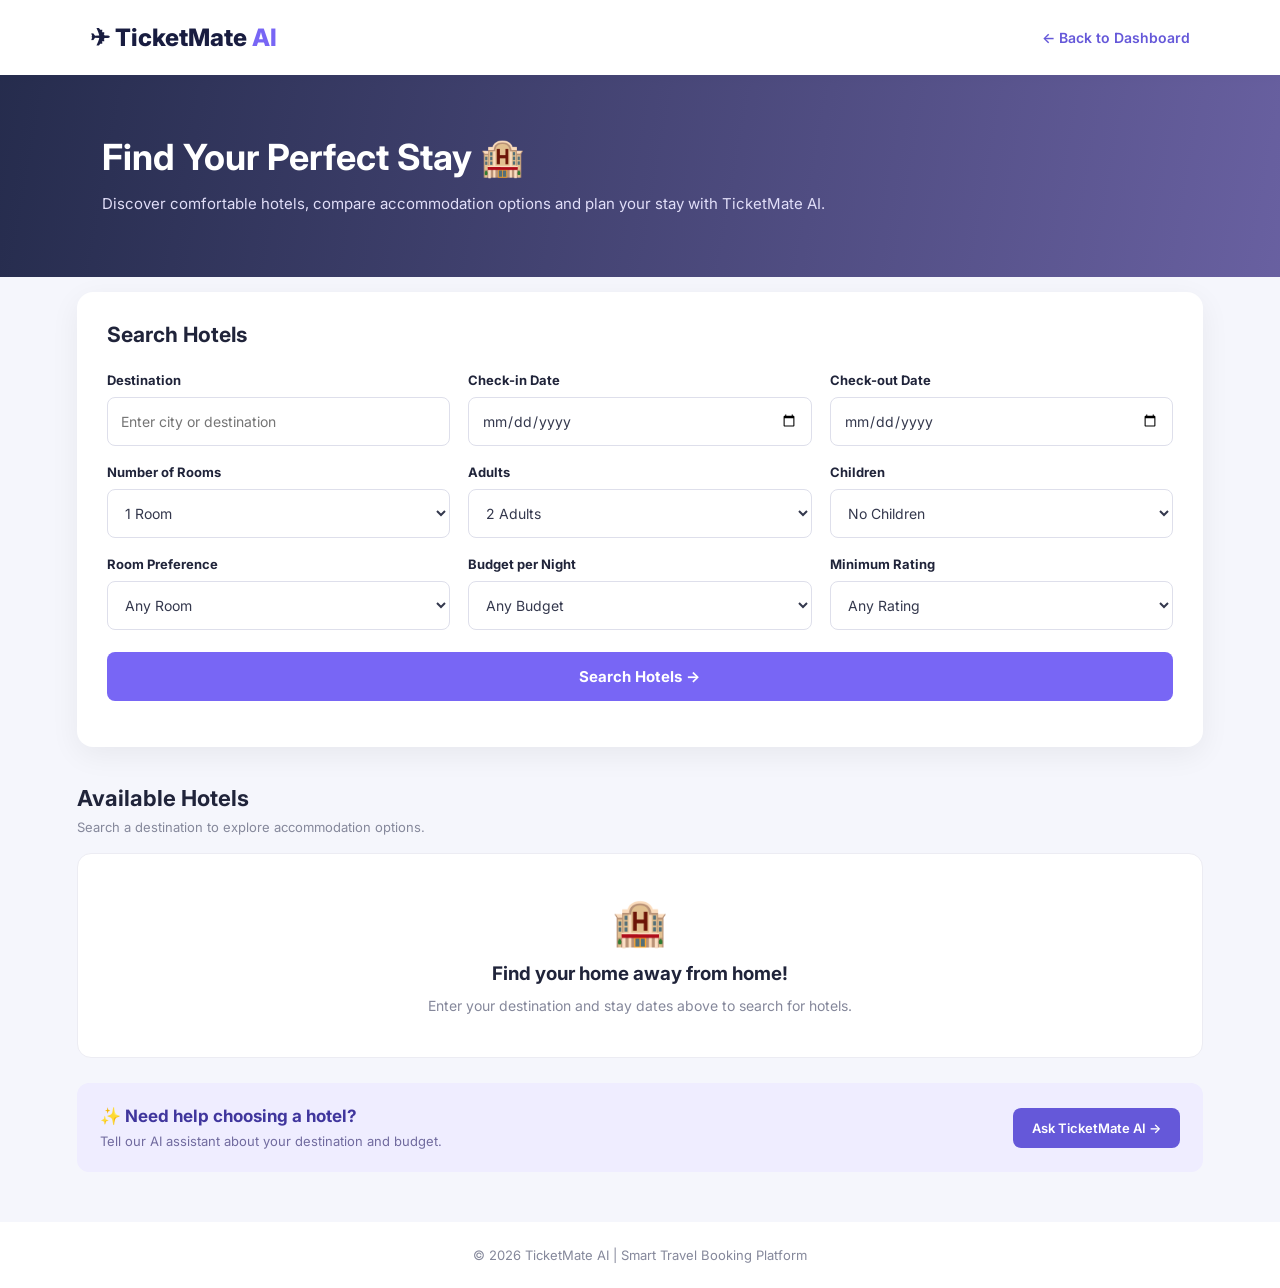
<file: templates/hotels.html>
<!DOCTYPE html>
<html lang="en">
<head>
    <meta charset="UTF-8">
    <meta name="viewport" content="width=device-width, initial-scale=1.0">
    <title>Hotel Booking | TicketMate AI</title>

    <link href="https://fonts.googleapis.com/css2?family=Inter:wght@400;500;600;700;800&display=swap" rel="stylesheet">

    <style>
        * {
            margin: 0;
            padding: 0;
            box-sizing: border-box;
            font-family: 'Inter', Arial, sans-serif;
        }

        body {
            background: #f5f6fc;
            color: #20243a;
        }

        a {
            text-decoration: none;
            color: inherit;
        }

        header {
            height: 75px;
            background: white;
            display: flex;
            justify-content: space-between;
            align-items: center;
            padding: 0 7%;
            box-shadow: 0 2px 12px rgba(0,0,0,.05);
        }

        .logo {
            font-size: 24px;
            font-weight: 800;
            color: #191d40;
        }

        .logo span {
            color: #7866f5;
        }

        .back {
            color: #6558d9;
            font-size: 14px;
            font-weight: 600;
        }

        .hero {
            background:
                linear-gradient(100deg,rgba(15,22,58,.90),rgba(65,54,135,.78)),
                url("https://images.unsplash.com/photo-1566073771259-6a8506099945?w=1600")
                center/cover;
            padding: 60px 8%;
            color: white;
        }

        .hero h1 {
            font-size: 36px;
            margin-bottom: 12px;
        }

        .hero p {
            color: #e1def8;
            font-size: 15px;
            line-height: 1.7;
        }

        .container {
            width: 88%;
            max-width: 1150px;
            margin: 35px auto;
        }

        .search-card {
            background: white;
            padding: 30px;
            border-radius: 16px;
            box-shadow: 0 8px 30px rgba(0,0,0,.06);
            margin-top: -20px;
            position: relative;
        }

        .search-card h2 {
            font-size: 21px;
            margin-bottom: 25px;
        }

        .search-grid {
            display: grid;
            grid-template-columns: repeat(3, 1fr);
            gap: 18px;
        }

        .field label {
            display: block;
            margin-bottom: 9px;
            font-size: 13px;
            font-weight: 700;
        }

        input, select {
            width: 100%;
            height: 49px;
            padding: 0 13px;
            border: 1px solid #dedfeb;
            border-radius: 8px;
            outline: none;
            background: white;
            color: #34384d;
            font-size: 14px;
        }

        input:focus, select:focus {
            border-color: #7866f5;
            box-shadow: 0 0 0 3px rgba(120,102,245,.1);
        }

        .search-btn {
            width: 100%;
            height: 49px;
            border: none;
            border-radius: 8px;
            background: #7866f5;
            color: white;
            font-size: 15px;
            font-weight: 700;
            cursor: pointer;
            transition: .3s;
            margin-top: 22px;
        }

        .search-btn:hover {
            background: #5847d5;
        }

        .section-heading {
            margin: 38px 0 18px;
        }

        .section-heading h2 {
            font-size: 22px;
            margin-bottom: 8px;
        }

        .section-heading p {
            color: #85889b;
            font-size: 13px;
        }

        .results-box {
            background: white;
            padding: 40px 20px;
            border-radius: 14px;
            text-align: center;
            border: 1px solid #ececf3;
        }

        .results-icon {
            font-size: 45px;
            margin-bottom: 13px;
        }

        .results-box h3 {
            margin-bottom: 9px;
        }

        .results-box p {
            color: #85889b;
            font-size: 14px;
            line-height: 1.7;
        }

        .ai-help {
            margin-top: 25px;
            background: #efedff;
            padding: 23px;
            border-radius: 12px;
            display: flex;
            justify-content: space-between;
            align-items: center;
            gap: 15px;
        }

        .ai-help h3 {
            color: #40369d;
            font-size: 17px;
            margin-bottom: 7px;
        }

        .ai-help p {
            color: #716b9f;
            font-size: 13px;
        }

        .ai-help a {
            background: #6558d9;
            color: white;
            padding: 12px 19px;
            border-radius: 8px;
            font-size: 13px;
            font-weight: 600;
            white-space: nowrap;
        }

        .message {
            color: #6558d9;
            font-size: 14px;
            margin-top: 16px;
            line-height: 1.6;
        }

        footer {
            background: white;
            text-align: center;
            color: #85889b;
            padding: 25px;
            margin-top: 50px;
            font-size: 13px;
        }

        @media(max-width: 750px) {
            .search-grid {
                grid-template-columns: 1fr 1fr;
            }
        }

        @media(max-width: 550px) {
            header {
                padding: 0 5%;
            }

            .logo {
                font-size: 20px;
            }

            .hero {
                padding: 40px 6%;
            }

            .hero h1 {
                font-size: 28px;
            }

            .container {
                width: 92%;
            }

            .search-grid {
                grid-template-columns: 1fr;
            }

            .search-card {
                padding: 22px;
            }

            .ai-help {
                flex-direction: column;
                align-items: flex-start;
            }
        }
    </style>
</head>

<body>

<header>
    <a href="dashboard.html" class="logo">
        ✈ TicketMate <span>AI</span>
    </a>

    <a href="dashboard.html" class="back">
        ← Back to Dashboard
    </a>
</header>


<section class="hero">
    <h1>Find Your Perfect Stay 🏨</h1>

    <p>
        Discover comfortable hotels, compare accommodation options
        and plan your stay with TicketMate AI.
    </p>
</section>


<main class="container">

    <section class="search-card">

        <h2>Search Hotels</h2>

        <form id="hotelForm">

            <div class="search-grid">

                <div class="field">
                    <label for="destination">Destination</label>
                    <input
                        type="text"
                        id="destination"
                        placeholder="Enter city or destination"
                        required
                    >
                </div>

                <div class="field">
                    <label for="checkin">Check-in Date</label>
                    <input type="date" id="checkin" required>
                </div>

                <div class="field">
                    <label for="checkout">Check-out Date</label>
                    <input type="date" id="checkout" required>
                </div>

                <div class="field">
                    <label for="rooms">Number of Rooms</label>
                    <select id="rooms">
                        <option value="1">1 Room</option>
                        <option value="2">2 Rooms</option>
                        <option value="3">3 Rooms</option>
                        <option value="4">4 Rooms</option>
                    </select>
                </div>

                <div class="field">
                    <label for="adults">Adults</label>
                    <select id="adults">
                        <option value="1">1 Adult</option>
                        <option value="2" selected>2 Adults</option>
                        <option value="3">3 Adults</option>
                        <option value="4">4 Adults</option>
                        <option value="5">5 Adults</option>
                        <option value="6">6 Adults</option>
                    </select>
                </div>

                <div class="field">
                    <label for="children">Children</label>
                    <select id="children">
                        <option value="0">No Children</option>
                        <option value="1">1 Child</option>
                        <option value="2">2 Children</option>
                        <option value="3">3 Children</option>
                        <option value="4">4 Children</option>
                    </select>
                </div>

                <div class="field">
                    <label for="roomType">Room Preference</label>
                    <select id="roomType">
                        <option value="Any">Any Room</option>
                        <option value="Standard">Standard Room</option>
                        <option value="Deluxe">Deluxe Room</option>
                        <option value="Suite">Suite</option>
                    </select>
                </div>

                <div class="field">
                    <label for="budget">Budget per Night</label>
                    <select id="budget">
                        <option value="Any">Any Budget</option>
                        <option value="Under 1500">Under ₹1,500</option>
                        <option value="1500-3000">₹1,500 – ₹3,000</option>
                        <option value="3000-5000">₹3,000 – ₹5,000</option>
                        <option value="Above 5000">Above ₹5,000</option>
                    </select>
                </div>

                <div class="field">
                    <label for="rating">Minimum Rating</label>
                    <select id="rating">
                        <option value="Any">Any Rating</option>
                        <option value="3">3 Stars & Above</option>
                        <option value="4">4 Stars & Above</option>
                        <option value="5">5 Stars</option>
                    </select>
                </div>

            </div>

            <button type="submit" class="search-btn">
                Search Hotels →
            </button>

        </form>

        <p class="message" id="message"></p>

    </section>


    <section>

        <div class="section-heading">
            <h2>Available Hotels</h2>
            <p>Search a destination to explore accommodation options.</p>
        </div>

        <div class="results-box" id="results">

            <div class="results-icon">🏨</div>

            <h3>Find your home away from home!</h3>

            <p>
                Enter your destination and stay dates above
                to search for hotels.
            </p>

        </div>

    </section>


    <section class="ai-help">

        <div>
            <h3>✨ Need help choosing a hotel?</h3>

            <p>
                Tell our AI assistant about your destination and budget.
            </p>
        </div>

        <a href="assistant.html">Ask TicketMate AI →</a>

    </section>

</main>


<footer>
    © 2026 TicketMate AI | Smart Travel Booking Platform
</footer>


<script>
    const checkin = document.getElementById("checkin");
    const checkout = document.getElementById("checkout");

    function getLocalDate() {
        const now = new Date();
        return new Date(
            now.getTime() - now.getTimezoneOffset() * 60000
        ).toISOString().split("T")[0];
    }

    checkin.min = getLocalDate();
    checkout.min = getLocalDate();

    checkin.addEventListener("change", function() {
        checkout.min = checkin.value;

        if (checkout.value && checkout.value <= checkin.value) {
            checkout.value = "";
        }
    });

    document.getElementById("hotelForm")
        .addEventListener("submit", function(event) {

            event.preventDefault();

            const destination =
                document.getElementById("destination").value.trim();

            const message = document.getElementById("message");

            if (!destination) {
                message.textContent = "Please enter a destination.";
                return;
            }

            if (checkout.value <= checkin.value) {
                message.textContent =
                    "Check-out date must be after check-in date.";
                return;
            }

            const searchDetails = {
                type: "Hotel",
                destination: destination,
                checkin: checkin.value,
                checkout: checkout.value,
                rooms: document.getElementById("rooms").value,
                adults: document.getElementById("adults").value,
                children: document.getElementById("children").value,
                roomType: document.getElementById("roomType").value,
                budget: document.getElementById("budget").value,
                rating: document.getElementById("rating").value
            };

            message.textContent =
                "Hotel search details captured for " + destination +
                ". Connect the Flask backend to retrieve actual hotel listings.";

            console.log("Hotel search request:", searchDetails);
        });
</script>

</body>
</html>
</file>
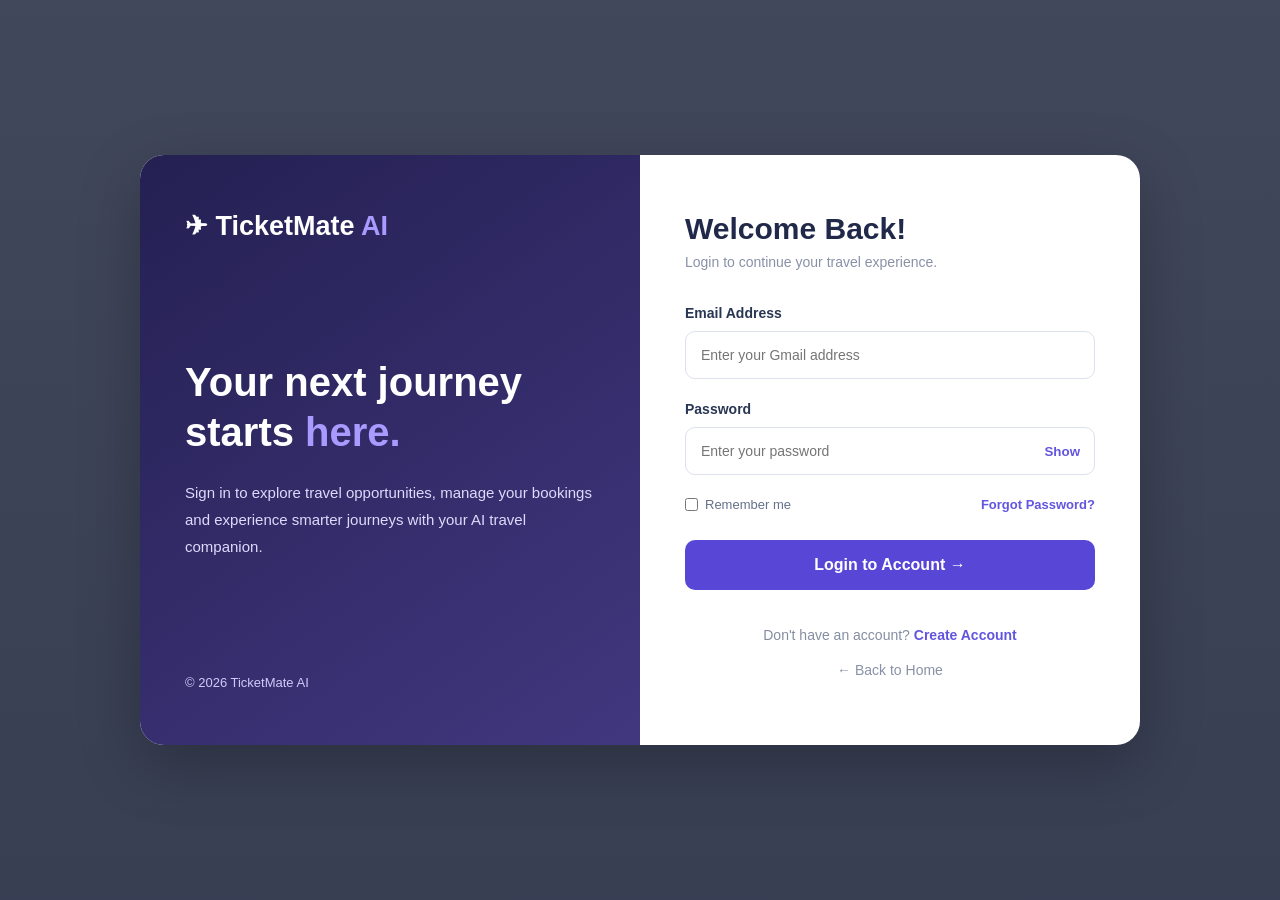
<file: templates/login.html>
<!DOCTYPE html>
<html lang="en">
<head>
<meta charset="UTF-8">
<meta name="viewport" content="width=device-width, initial-scale=1.0">
<title>Login | TicketMate AI</title>

<style>
* {
    margin: 0;
    padding: 0;
    box-sizing: border-box;
    font-family: "Segoe UI", Arial, sans-serif;
}

body {
    min-height: 100vh;
    display: flex;
    align-items: center;
    justify-content: center;
    padding: 25px;
    background:
        linear-gradient(rgba(12, 20, 45, 0.78), rgba(12, 20, 45, 0.82)),
        url("https://images.unsplash.com/photo-1464822759023-fed622ff2c3b?w=1600")
        center/cover no-repeat;
}

.login-container {
    width: 100%;
    max-width: 1000px;
    min-height: 590px;
    display: grid;
    grid-template-columns: 1fr 1fr;
    background: white;
    border-radius: 24px;
    overflow: hidden;
    box-shadow: 0 20px 60px rgba(0,0,0,0.25);
}

.left-panel {
    background: linear-gradient(145deg, #242052, #41377f);
    color: white;
    padding: 55px 45px;
    display: flex;
    flex-direction: column;
    justify-content: space-between;
}

.logo {
    font-size: 27px;
    font-weight: 800;
}

.logo span {
    color: #a99aff;
}

.left-content h1 {
    font-size: 40px;
    line-height: 1.25;
    margin-bottom: 22px;
}

.left-content h1 span {
    color: #a99aff;
}

.left-content p {
    color: #dedafc;
    font-size: 15px;
    line-height: 1.8;
}

.left-panel footer {
    color: #d0cafa;
    font-size: 13px;
}

.right-panel {
    padding: 55px 45px;
    display: flex;
    flex-direction: column;
    justify-content: center;
}

.right-panel h2 {
    color: #20294a;
    font-size: 30px;
    margin-bottom: 8px;
}

.subtitle {
    color: #8991a7;
    margin-bottom: 35px;
    font-size: 14px;
}

.form-group {
    margin-bottom: 22px;
}

.form-group label {
    display: block;
    color: #293653;
    font-size: 14px;
    font-weight: 600;
    margin-bottom: 10px;
}

.form-group input {
    width: 100%;
    padding: 15px;
    border: 1px solid #dce1ed;
    border-radius: 10px;
    outline: none;
    font-size: 14px;
}

.form-group input:focus {
    border-color: #6255df;
    box-shadow: 0 0 0 3px rgba(98,85,223,0.1);
}

.password-box {
    position: relative;
}

.password-box input {
    padding-right: 65px;
}

.show-password {
    position: absolute;
    right: 15px;
    top: 50%;
    transform: translateY(-50%);
    border: none;
    background: transparent;
    color: #6255df;
    font-weight: 600;
    cursor: pointer;
}

.options {
    display: flex;
    justify-content: space-between;
    align-items: center;
    margin-bottom: 28px;
    font-size: 13px;
}

.remember {
    display: flex;
    align-items: center;
    gap: 7px;
    color: #65708a;
}

.options a,
.bottom-links a {
    color: #6255df;
    font-weight: 600;
    text-decoration: none;
}

.login-btn {
    width: 100%;
    padding: 16px;
    border: none;
    border-radius: 10px;
    background: #5847d6;
    color: white;
    font-size: 16px;
    font-weight: 700;
    cursor: pointer;
    transition: 0.2s;
}

.login-btn:hover {
    background: #4535bb;
    transform: translateY(-2px);
}

.bottom-links {
    text-align: center;
    margin-top: 28px;
    color: #858da1;
    font-size: 14px;
    line-height: 2.5;
}

.error-message {
    color: #d93025;
    font-size: 13px;
    margin-top: 12px;
    display: none;
}

@media(max-width: 750px) {
    body {
        padding: 15px;
    }

    .login-container {
        grid-template-columns: 1fr;
    }

    .left-panel {
        padding: 30px;
        min-height: 230px;
    }

    .left-content {
        margin-top: 30px;
    }

    .left-content h1 {
        font-size: 29px;
    }

    .right-panel {
        padding: 35px 25px;
    }
}
</style>
</head>

<body>

<div class="login-container">

    <section class="left-panel">

        <div class="logo">✈ TicketMate <span>AI</span></div>

        <div class="left-content">
            <h1>Your next journey starts <span>here.</span></h1>

            <p>
                Sign in to explore travel opportunities, manage your bookings
                and experience smarter journeys with your AI travel companion.
            </p>
        </div>

        <footer>© 2026 TicketMate AI</footer>

    </section>

    <section class="right-panel">

        <h2>Welcome Back!</h2>

        <p class="subtitle">
            Login to continue your travel experience.
        </p>

        <form id="loginForm">

            <div class="form-group">
                <label for="email">Email Address</label>

                <input
                    type="email"
                    id="email"
                    placeholder="Enter your Gmail address"
                    autocomplete="email"
                    required
                >
            </div>

            <div class="form-group">
                <label for="password">Password</label>

                <div class="password-box">
                    <input
                        type="password"
                        id="password"
                        placeholder="Enter your password"
                        autocomplete="current-password"
                        minlength="6"
                        required
                    >

                    <button
                        type="button"
                        class="show-password"
                        id="togglePassword"
                    >Show</button>
                </div>
            </div>

            <div class="options">

                <label class="remember">
                    <input type="checkbox" id="remember">
                    Remember me
                </label>

                <a href="#" id="forgotPassword">Forgot Password?</a>

            </div>

            <button type="submit" class="login-btn">
                Login to Account →
            </button>

            <p class="error-message" id="errorMessage"></p>

        </form>

        <div class="bottom-links">

            <p>
                Don't have an account?
                <a href="register.html">Create Account</a>
            </p>

            <p>
                <a href="index.html" style="color:#8991a7;font-weight:400;">
                    ← Back to Home
                </a>
            </p>

        </div>

    </section>

</div>

<script>

// Show and hide password
const passwordInput = document.getElementById("password");
const togglePassword = document.getElementById("togglePassword");

togglePassword.addEventListener("click", function() {

    if (passwordInput.type === "password") {
        passwordInput.type = "text";
        togglePassword.textContent = "Hide";
    } else {
        passwordInput.type = "password";
        togglePassword.textContent = "Show";
    }

});

// Demo login
document.getElementById("loginForm").addEventListener("submit", function(e) {

    e.preventDefault();

    const email = document.getElementById("email").value.trim();
    const password = passwordInput.value;
    const errorMessage = document.getElementById("errorMessage");

    errorMessage.style.display = "none";

    if (!email || !password) {
        errorMessage.textContent = "Please enter your email and password.";
        errorMessage.style.display = "block";
        return;
    }

    if (password.length < 6) {
        errorMessage.textContent = "Password must contain at least 6 characters.";
        errorMessage.style.display = "block";
        return;
    }

    // Demo login: any valid email and password is accepted.
    // Backend authentication will be connected later.

    alert("Demo login successful! Welcome to TicketMate AI.");

    window.location.href = "dashboard.html";

});

// Forgot password
document.getElementById("forgotPassword").addEventListener("click", function(e) {

    e.preventDefault();

    alert("Password recovery will be available after backend integration.");

});

</script>

</body>
</html>
</file>
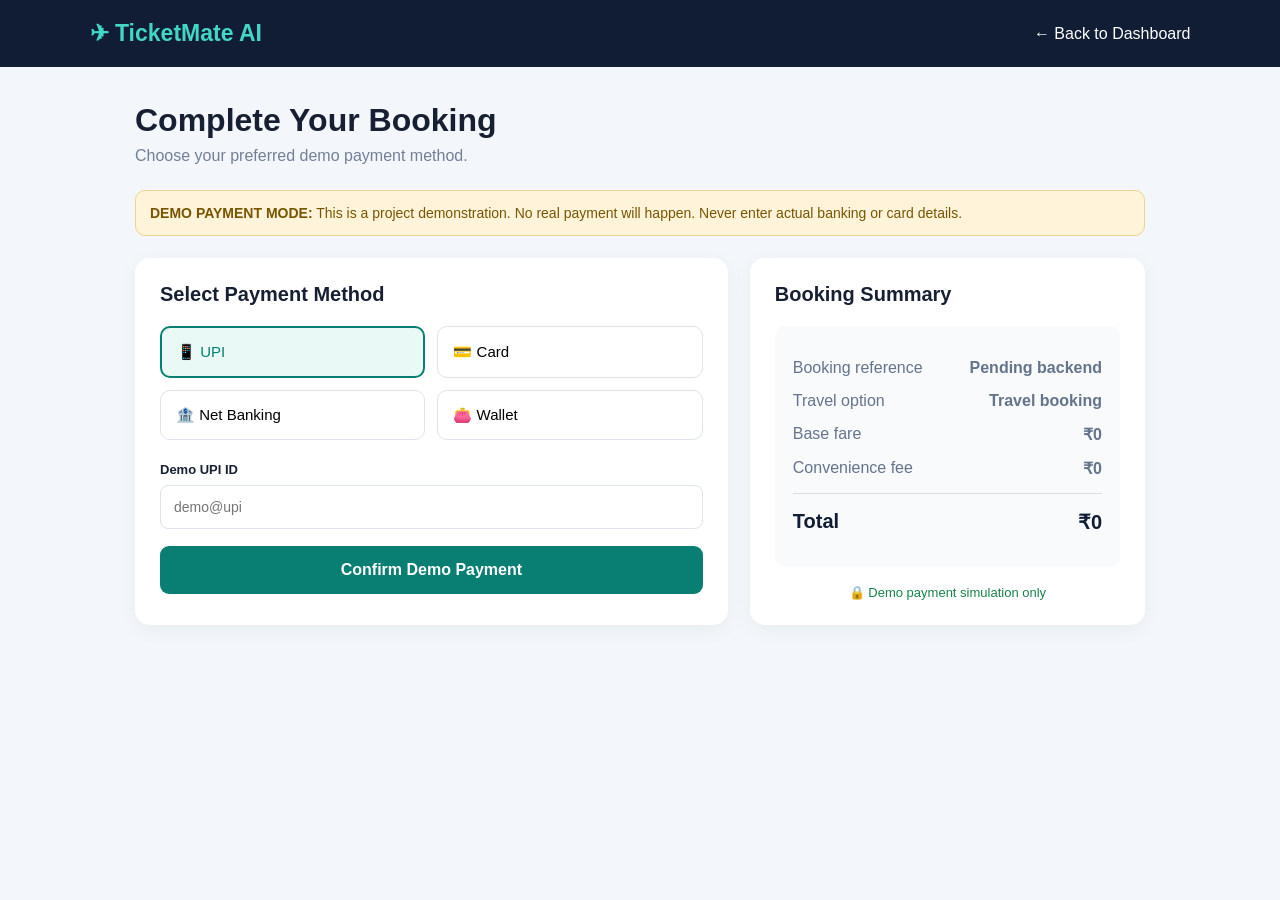
<file: templates/payment.html>
<!DOCTYPE html>
<html lang="en">
<head>
<meta charset="UTF-8">
<meta name="viewport" content="width=device-width, initial-scale=1.0">
<title>Secure Demo Payment | TicketMate AI</title>

<style>
*{box-sizing:border-box;margin:0;padding:0;font-family:Arial,sans-serif}
body{background:#f3f6fb;color:#172033}
header{background:#101d35;color:white;padding:20px 7%;display:flex;justify-content:space-between;align-items:center}
.logo{font-size:23px;font-weight:bold;color:#42d6c4}
header a{color:white;text-decoration:none}
.container{max-width:1050px;margin:35px auto;padding:0 20px}
h1{margin-bottom:8px}
.subtitle{color:#718096;margin-bottom:25px}
.demo{background:#fff4d9;border:1px solid #f0d48a;padding:14px;border-radius:10px;margin-bottom:22px;color:#785500;font-size:14px}
.layout{display:grid;grid-template-columns:1.2fr .8fr;gap:22px}
.card{background:white;padding:25px;border-radius:15px;box-shadow:0 5px 20px #1720330c}
h2{font-size:20px;margin-bottom:20px}
.methods{display:grid;grid-template-columns:1fr 1fr;gap:12px;margin-bottom:22px}
.method{padding:15px;border:1px solid #dce3ec;border-radius:10px;background:white;text-align:left;cursor:pointer;font-size:15px}
.method.active{border:2px solid #087f72;background:#e9faf6;color:#087f72}
.field{margin-bottom:17px}
label{display:block;font-size:13px;font-weight:bold;margin-bottom:8px}
input,select{width:100%;padding:13px;border:1px solid #dce3ec;border-radius:8px;outline:none;font-size:14px}
input:focus,select:focus{border-color:#087f72}
.paybtn{width:100%;padding:15px;border:0;border-radius:9px;background:#087f72;color:white;font-size:16px;font-weight:bold;cursor:pointer}
.paybtn:hover{background:#06675e}
.summary{background:#f8fafc;padding:18px;border-radius:10px}
.summary p{display:flex;justify-content:space-between;margin:15px 0;color:#64748b}
.summary .total{border-top:1px solid #ddd;padding-top:16px;color:#101d35;font-size:20px;font-weight:bold}
.secure{margin-top:18px;color:#16834b;font-size:13px;text-align:center}
.hidden{display:none}
#result{text-align:center;padding:25px}
.success-icon{font-size:55px;margin-bottom:15px}
#result h2{color:#16834b}
.back{display:inline-block;margin-top:20px;color:#087fbd;text-decoration:none}
@media(max-width:750px){.layout{grid-template-columns:1fr}header{padding:18px 5%}}
</style>
</head>

<body>
<header>
<div class="logo">✈ TicketMate AI</div>
<a href="dashboard.html">← Back to Dashboard</a>
</header>

<div class="container">
<h1>Complete Your Booking</h1>
<p class="subtitle">Choose your preferred demo payment method.</p>

<div class="demo">
<strong>DEMO PAYMENT MODE:</strong> This is a project demonstration.
No real payment will happen. Never enter actual banking or card details.
</div>

<div id="paymentArea" class="layout">

<div class="card">
<h2>Select Payment Method</h2>

<div class="methods">
<button class="method active" data-method="upi">📱 UPI</button>
<button class="method" data-method="card">💳 Card</button>
<button class="method" data-method="netbanking">🏦 Net Banking</button>
<button class="method" data-method="wallet">👛 Wallet</button>
</div>

<form id="paymentForm">

<div id="upiFields">
<div class="field">
<label>Demo UPI ID</label>
<input id="upiId" placeholder="demo@upi">
</div>
</div>

<div id="cardFields" class="hidden">
<div class="field">
<label>Demo Card Number</label>
<input id="cardNumber" placeholder="DEMO-1234" maxlength="19">
</div>
<div class="field">
<label>Cardholder Name</label>
<input id="cardName" placeholder="Demo User">
</div>
<div class="field">
<label>Expiry (MM/YY)</label>
<input id="expiry" placeholder="12/30" maxlength="5">
</div>
</div>

<div id="bankFields" class="hidden">
<div class="field">
<label>Select Demo Bank</label>
<select id="bank">
<option value="">Choose bank</option>
<option>Demo State Bank</option>
<option>Demo HDFC Bank</option>
<option>Demo ICICI Bank</option>
</select>
</div>
</div>

<div id="walletFields" class="hidden">
<div class="field">
<label>Select Demo Wallet</label>
<select id="wallet">
<option value="">Choose wallet</option>
<option>Demo Wallet A</option>
<option>Demo Wallet B</option>
<option>Demo Wallet C</option>
</select>
</div>
</div>

<button type="submit" class="paybtn" id="payButton">
Confirm Demo Payment
</button>
</form>
</div>

<div class="card">
<h2>Booking Summary</h2>
<div class="summary">
<p><span>Booking reference</span><strong id="bookingRef">Not assigned</strong></p>
<p><span>Travel option</span><strong id="travelType">Travel booking</strong></p>
<p><span>Base fare</span><strong id="baseFare">₹0</strong></p>
<p><span>Convenience fee</span><strong id="fee">₹0</strong></p>
<p class="total"><span>Total</span><strong id="total">₹0</strong></p>
</div>
<p class="secure">🔒 Demo payment simulation only</p>
</div>
</div>

<div id="result" class="card hidden">
<div class="success-icon">✅</div>
<h2>Demo Payment Successful!</h2>
<p>Your payment simulation is complete.</p>
<p id="paymentReference"></p>
<p><strong>No money was transferred.</strong></p>
<a href="bookings.html" class="back">Go to My Bookings →</a>
</div>

</div>

<script>
let selectedMethod = "upi";

const methods = document.querySelectorAll(".method");

methods.forEach(button => {
    button.addEventListener("click", () => {
        methods.forEach(item => item.classList.remove("active"));
        button.classList.add("active");

        selectedMethod = button.dataset.method;

        ["upi","card","netbanking","wallet"].forEach(method => {
            document.getElementById(method + "Fields").classList.add("hidden");
        });

        document.getElementById(selectedMethod + "Fields").classList.remove("hidden");
    });
});

// Read a summary only if another page has supplied one.
const paymentData = JSON.parse(
    sessionStorage.getItem("ticketmatePayment") || "{}"
);

document.getElementById("bookingRef").textContent =
    paymentData.bookingReference || "Pending backend";

document.getElementById("travelType").textContent =
    paymentData.travelType || "Travel booking";

const amount = Number(paymentData.amount) || 0;
const fee = amount > 0 ? 10 : 0;

document.getElementById("baseFare").textContent = "₹" + amount;
document.getElementById("fee").textContent = "₹" + fee;
document.getElementById("total").textContent = "₹" + (amount + fee);

document.getElementById("paymentForm").addEventListener("submit", function(e) {
    e.preventDefault();

    let valid = false;

    if (selectedMethod === "upi") {
        valid = /^[\w.-]+@[\w.-]+$/.test(
            document.getElementById("upiId").value.trim()
        );
    }

    if (selectedMethod === "card") {
        valid =
            document.getElementById("cardNumber").value.trim() === "DEMO-1234" &&
            document.getElementById("cardName").value.trim().length > 0 &&
            /^\d{2}\/\d{2}$/.test(document.getElementById("expiry").value.trim());
    }

    if (selectedMethod === "netbanking") {
        valid = document.getElementById("bank").value !== "";
    }

    if (selectedMethod === "wallet") {
        valid = document.getElementById("wallet").value !== "";
    }

    if (!valid) {
        alert("Please enter the required demo payment information.");
        return;
    }

    const reference = "TM-DEMO-" + Date.now().toString().slice(-8);

    document.getElementById("paymentArea").classList.add("hidden");
    document.getElementById("result").classList.remove("hidden");

    document.getElementById("paymentReference").textContent =
        "Demo reference: " + reference;
});
</script>
</body>
</html>
</file>
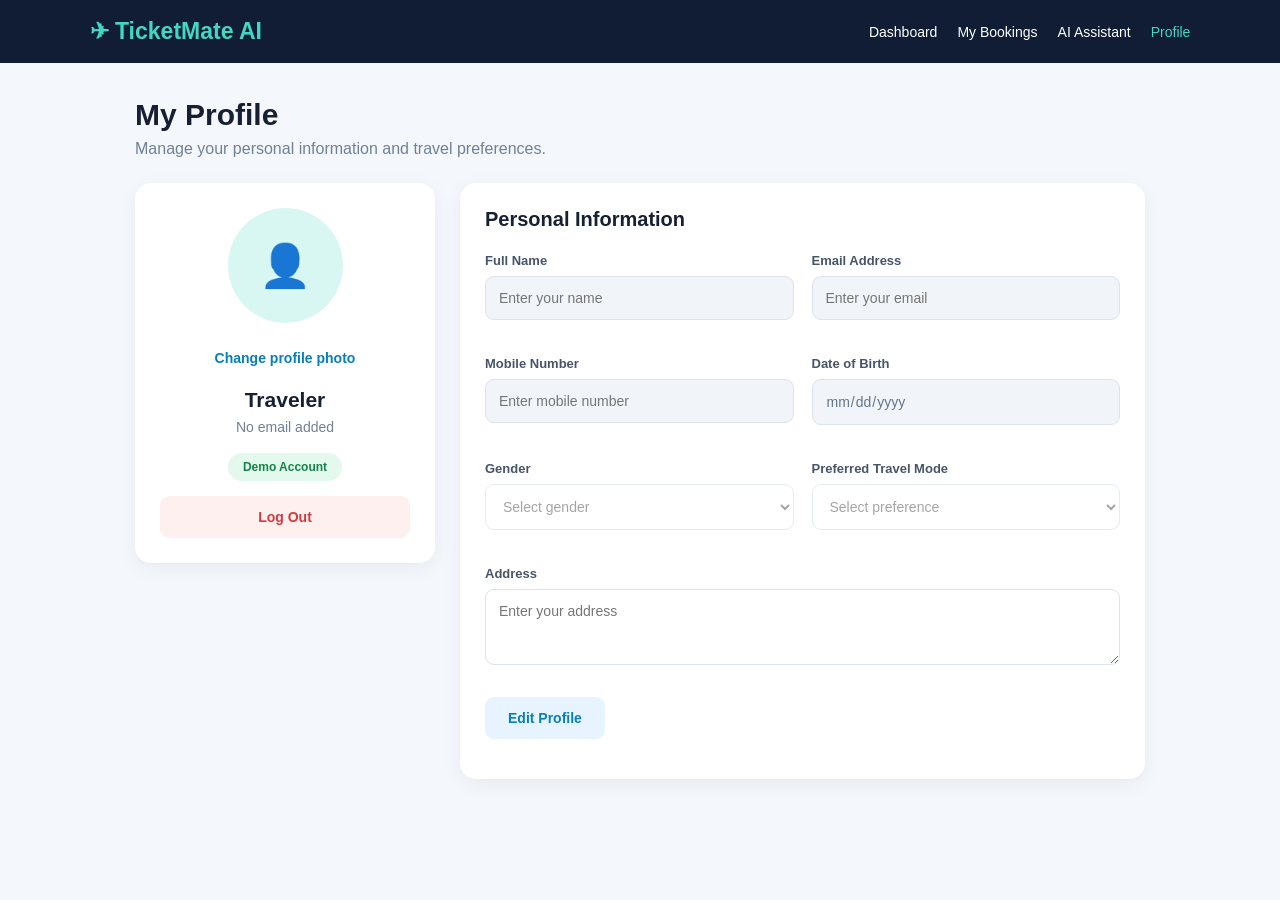
<file: templates/profile.html>
<!DOCTYPE html>
<html lang="en">
<head>
    <meta charset="UTF-8">
    <meta name="viewport" content="width=device-width, initial-scale=1.0">
    <title>My Profile | TicketMate AI</title>

    <style>
        * {
            margin: 0;
            padding: 0;
            box-sizing: border-box;
            font-family: Arial, sans-serif;
        }

        body {
            background: #f4f7fb;
            color: #172033;
        }

        header {
            background: #101d35;
            color: white;
            padding: 18px 7%;
            display: flex;
            justify-content: space-between;
            align-items: center;
            flex-wrap: wrap;
            gap: 15px;
        }

        .logo {
            font-size: 23px;
            font-weight: bold;
            color: #42d6c4;
        }

        nav {
            display: flex;
            gap: 20px;
            flex-wrap: wrap;
        }

        nav a {
            color: white;
            text-decoration: none;
            font-size: 14px;
        }

        nav a:hover,
        nav a.active {
            color: #42d6c4;
        }

        .container {
            max-width: 1050px;
            margin: 35px auto;
            padding: 0 20px;
        }

        .page-heading {
            margin-bottom: 25px;
        }

        .page-heading h1 {
            font-size: 30px;
            margin-bottom: 8px;
        }

        .page-heading p {
            color: #718096;
        }

        .profile-layout {
            display: grid;
            grid-template-columns: 300px 1fr;
            gap: 25px;
        }

        .card {
            background: white;
            border-radius: 16px;
            padding: 25px;
            box-shadow: 0 5px 20px rgba(20, 40, 80, 0.06);
        }

        .profile-card {
            text-align: center;
            height: fit-content;
        }

        .avatar {
            width: 115px;
            height: 115px;
            border-radius: 50%;
            background: #d9f7f2;
            display: flex;
            align-items: center;
            justify-content: center;
            font-size: 42px;
            color: #087f72;
            margin: 0 auto 15px;
            overflow: hidden;
        }

        .avatar img {
            width: 100%;
            height: 100%;
            object-fit: cover;
        }

        .upload-label {
            display: inline-block;
            margin: 12px 0;
            color: #087fbd;
            cursor: pointer;
            font-size: 14px;
        }

        .upload-label input {
            display: none;
        }

        .profile-card h2 {
            margin-top: 10px;
            font-size: 21px;
        }

        .profile-card p {
            color: #718096;
            margin-top: 7px;
            font-size: 14px;
            word-break: break-word;
        }

        .account-status {
            display: inline-block;
            margin-top: 18px;
            background: #e3f9ed;
            color: #16834b;
            padding: 7px 15px;
            border-radius: 20px;
            font-size: 12px;
            font-weight: bold;
        }

        .section-title {
            font-size: 20px;
            margin-bottom: 22px;
        }

        .form-grid {
            display: grid;
            grid-template-columns: 1fr 1fr;
            gap: 18px;
        }

        .form-group {
            margin-bottom: 18px;
        }

        .form-group.full {
            grid-column: 1 / -1;
        }

        label {
            display: block;
            font-size: 13px;
            font-weight: bold;
            margin-bottom: 8px;
            color: #475569;
        }

        input,
        select,
        textarea {
            width: 100%;
            padding: 13px;
            border: 1px solid #dce3ec;
            border-radius: 9px;
            outline: none;
            font-size: 14px;
            background: white;
        }

        input:focus,
        select:focus,
        textarea:focus {
            border-color: #159e91;
        }

        input:disabled {
            background: #f1f4f8;
            color: #64748b;
        }

        .buttons {
            display: flex;
            gap: 12px;
            margin-top: 10px;
            flex-wrap: wrap;
        }

        button {
            border: none;
            padding: 13px 23px;
            border-radius: 9px;
            cursor: pointer;
            font-weight: bold;
            font-size: 14px;
        }

        .save-btn {
            background: #087f72;
            color: white;
        }

        .edit-btn {
            background: #e7f4ff;
            color: #087fbd;
        }

        .logout-btn {
            background: #fff0f0;
            color: #d33b3b;
            width: 100%;
            margin-top: 15px;
        }

        button:hover {
            opacity: 0.88;
        }

        .message {
            margin-top: 15px;
            color: #16834b;
            font-size: 14px;
        }

        @media(max-width: 750px) {
            .profile-layout {
                grid-template-columns: 1fr;
            }

            .form-grid {
                grid-template-columns: 1fr;
            }

            .form-group.full {
                grid-column: auto;
            }

            header {
                padding: 18px 5%;
            }
        }
    </style>
</head>

<body>

<header>
    <div class="logo">✈ TicketMate AI</div>

    <nav>
        <a href="dashboard.html">Dashboard</a>
        <a href="bookings.html">My Bookings</a>
        <a href="assistant.html">AI Assistant</a>
        <a href="profile.html" class="active">Profile</a>
    </nav>
</header>

<div class="container">

    <div class="page-heading">
        <h1>My Profile</h1>
        <p>Manage your personal information and travel preferences.</p>
    </div>

    <div class="profile-layout">

        <div class="card profile-card">

            <div class="avatar" id="avatar">
                👤
            </div>

            <label class="upload-label">
                Change profile photo
                <input type="file" id="photoInput" accept="image/*">
            </label>

            <h2 id="profileName">Traveler</h2>
            <p id="profileEmail">traveler@example.com</p>

            <span class="account-status">Demo Account</span>

            <button class="logout-btn" onclick="logout()">
                Log Out
            </button>

        </div>

        <div class="card">

            <h2 class="section-title">Personal Information</h2>

            <form id="profileForm">

                <div class="form-grid">

                    <div class="form-group">
                        <label>Full Name</label>
                        <input type="text" id="fullName" placeholder="Enter your name" disabled>
                    </div>

                    <div class="form-group">
                        <label>Email Address</label>
                        <input type="email" id="email" placeholder="Enter your email" disabled>
                    </div>

                    <div class="form-group">
                        <label>Mobile Number</label>
                        <input type="tel" id="phone" placeholder="Enter mobile number" disabled>
                    </div>

                    <div class="form-group">
                        <label>Date of Birth</label>
                        <input type="date" id="dob" disabled>
                    </div>

                    <div class="form-group">
                        <label>Gender</label>
                        <select id="gender" disabled>
                            <option value="">Select gender</option>
                            <option>Male</option>
                            <option>Female</option>
                            <option>Other</option>
                            <option>Prefer not to say</option>
                        </select>
                    </div>

                    <div class="form-group">
                        <label>Preferred Travel Mode</label>
                        <select id="travelMode" disabled>
                            <option value="">Select preference</option>
                            <option>Bus</option>
                            <option>Train</option>
                            <option>Flight</option>
                            <option>Any</option>
                        </select>
                    </div>

                    <div class="form-group full">
                        <label>Address</label>
                        <textarea id="address" rows="3"
                            placeholder="Enter your address" disabled></textarea>
                    </div>

                </div>

                <div class="buttons">
                    <button type="button" class="edit-btn" id="editBtn"
                        onclick="enableEditing()">
                        Edit Profile
                    </button>

                    <button type="submit" class="save-btn" id="saveBtn"
                        style="display:none;">
                        Save Changes
                    </button>
                </div>

                <p class="message" id="message"></p>

            </form>

        </div>

    </div>

</div>

<script>
    const fields = [
        "fullName",
        "email",
        "phone",
        "dob",
        "gender",
        "travelMode",
        "address"
    ];

    // Load demo profile details from this browser.
    function loadProfile() {
        const savedProfile = JSON.parse(
            localStorage.getItem("ticketmateProfile") || "{}"
        );

        const loginEmail = localStorage.getItem("ticketmateEmail") || "";

        document.getElementById("fullName").value =
            savedProfile.fullName || "";

        document.getElementById("email").value =
            savedProfile.email || loginEmail;

        document.getElementById("phone").value =
            savedProfile.phone || "";

        document.getElementById("dob").value =
            savedProfile.dob || "";

        document.getElementById("gender").value =
            savedProfile.gender || "";

        document.getElementById("travelMode").value =
            savedProfile.travelMode || "";

        document.getElementById("address").value =
            savedProfile.address || "";

        document.getElementById("profileName").textContent =
            savedProfile.fullName || "Traveler";

        document.getElementById("profileEmail").textContent =
            savedProfile.email || loginEmail || "No email added";

        const savedPhoto = localStorage.getItem("ticketmateProfilePhoto");

        if (savedPhoto) {
            document.getElementById("avatar").innerHTML =
                `<img src="${savedPhoto}" alt="Profile photo">`;
        }
    }

    function enableEditing() {
        fields.forEach(id => {
            document.getElementById(id).disabled = false;
        });

        document.getElementById("editBtn").style.display = "none";
        document.getElementById("saveBtn").style.display = "inline-block";
    }

    document.getElementById("profileForm").addEventListener("submit", function(e) {
        e.preventDefault();

        const profile = {};

        fields.forEach(id => {
            profile[id] = document.getElementById(id).value.trim();
            document.getElementById(id).disabled = true;
        });

        localStorage.setItem("ticketmateProfile", JSON.stringify(profile));

        document.getElementById("profileName").textContent =
            profile.fullName || "Traveler";

        document.getElementById("profileEmail").textContent =
            profile.email || "No email added";

        document.getElementById("editBtn").style.display = "inline-block";
        document.getElementById("saveBtn").style.display = "none";

        document.getElementById("message").textContent =
            "Profile saved in this browser successfully!";

    });

    document.getElementById("photoInput").addEventListener("change", function() {
        const file = this.files[0];

        if (!file) return;

        if (!file.type.startsWith("image/")) {
            alert("Please select an image file.");
            return;
        }

        if (file.size > 1024 * 1024) {
            alert("Please select an image smaller than 1 MB.");
            return;
        }

        const reader = new FileReader();

        reader.onload = function(event) {
            document.getElementById("avatar").innerHTML =
                `<img src="${event.target.result}" alt="Profile photo">`;

            localStorage.setItem(
                "ticketmateProfilePhoto",
                event.target.result
            );
        };

        reader.readAsDataURL(file);
    });

    function logout() {
        if (confirm("Are you sure you want to log out?")) {
            localStorage.removeItem("ticketmateEmail");
            window.location.href = "login.html";
        }
    }

    loadProfile();
</script>

</body>
</html>
</file>
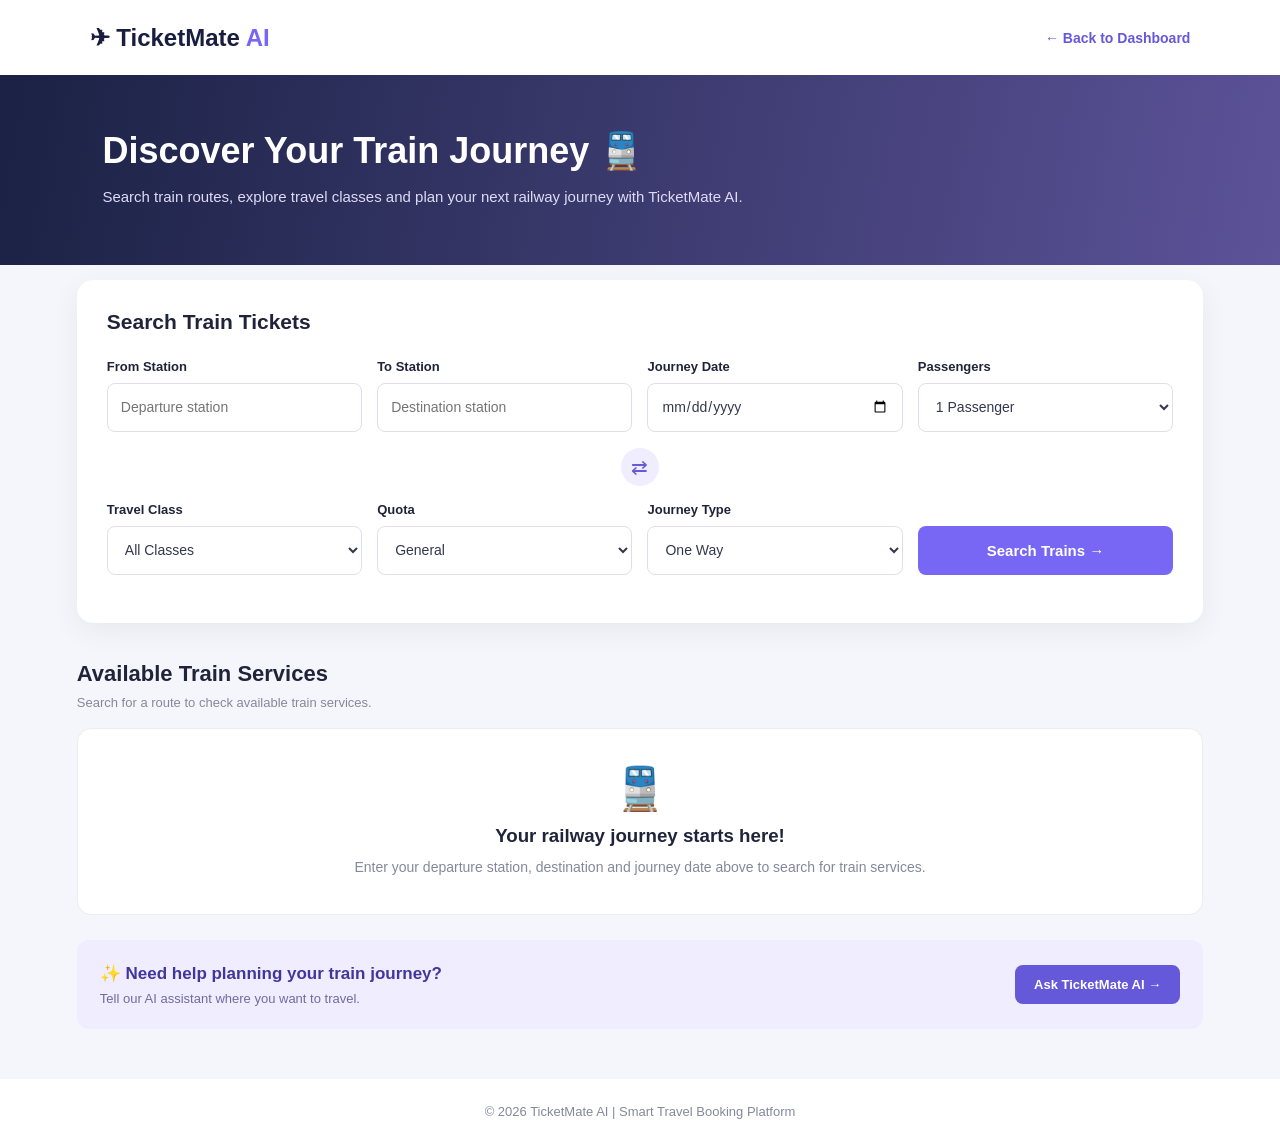
<file: templates/train.html>
<!DOCTYPE html>
<html lang="en">

<head>
    <meta charset="UTF-8">
    <meta name="viewport" content="width=device-width, initial-scale=1.0">

    <title>Train Booking | TicketMate AI</title>

    <style>
        * {
            margin: 0;
            padding: 0;
            box-sizing: border-box;
            font-family: 'Inter', Arial, sans-serif;
        }

        body {
            background: #f5f6fc;
            color: #20243a;
        }

        a {
            text-decoration: none;
            color: inherit;
        }

        /* HEADER */

        header {
            height: 75px;
            background: white;
            display: flex;
            justify-content: space-between;
            align-items: center;
            padding: 0 7%;
            box-shadow: 0 2px 12px rgba(0,0,0,.05);
        }

        .logo {
            font-size: 24px;
            font-weight: 800;
            color: #191d40;
        }

        .logo span {
            color: #7866f5;
        }

        .back {
            color: #6558d9;
            font-weight: 600;
            font-size: 14px;
        }

        /* HERO */

        .hero {
            background:
                linear-gradient(100deg,rgba(15,22,58,.95),rgba(65,54,135,.85)),
                url("https://images.unsplash.com/photo-1474487548417-781cb71495f3?w=1600")
                center/cover;

            color: white;
            padding: 55px 8%;
        }

        .hero h1 {
            font-size: 36px;
            margin-bottom: 12px;
        }

        .hero p {
            color: #dedbf7;
            font-size: 15px;
            line-height: 1.7;
        }

        /* MAIN */

        .container {
            width: 88%;
            max-width: 1150px;
            margin: 35px auto;
        }

        /* SEARCH CARD */

        .search-card {
            background: white;
            padding: 30px;
            border-radius: 16px;
            box-shadow: 0 8px 30px rgba(0,0,0,.06);
            margin-top: -20px;
            position: relative;
        }

        .search-card h2 {
            font-size: 21px;
            margin-bottom: 25px;
        }

        .search-grid {
            display: grid;
            grid-template-columns: repeat(4, 1fr);
            gap: 15px;
            align-items: end;
        }

        .field label {
            display: block;
            margin-bottom: 9px;
            font-size: 13px;
            font-weight: 700;
        }

        input, select {
            width: 100%;
            height: 49px;
            padding: 0 13px;
            border: 1px solid #dedfeb;
            border-radius: 8px;
            background: white;
            outline: none;
            font-size: 14px;
            color: #34384d;
        }

        input:focus, select:focus {
            border-color: #7866f5;
            box-shadow: 0 0 0 3px rgba(120,102,245,.1);
        }

        .swap-row {
            display: flex;
            justify-content: center;
            margin: 16px 0;
        }

        .swap-btn {
            background: #f0edff;
            color: #6558d9;
            border: none;
            width: 38px;
            height: 38px;
            border-radius: 50%;
            cursor: pointer;
            font-size: 20px;
        }

        .search-btn {
            width: 100%;
            height: 49px;
            background: #7866f5;
            border: none;
            border-radius: 8px;
            color: white;
            font-size: 15px;
            font-weight: 700;
            cursor: pointer;
            transition: .3s;
        }

        .search-btn:hover {
            background: #5847d5;
        }

        /* RESULTS */

        .section-heading {
            margin: 38px 0 18px;
        }

        .section-heading h2 {
            font-size: 22px;
            margin-bottom: 8px;
        }

        .section-heading p {
            color: #85889b;
            font-size: 13px;
        }

        .results-box {
            background: white;
            padding: 35px 20px;
            border-radius: 14px;
            text-align: center;
            border: 1px solid #ececf3;
        }

        .results-icon {
            font-size: 42px;
            margin-bottom: 12px;
        }

        .results-box h3 {
            margin-bottom: 9px;
        }

        .results-box p {
            color: #85889b;
            font-size: 14px;
            line-height: 1.7;
        }

        /* AI HELP */

        .ai-help {
            margin-top: 25px;
            background: #efedff;
            padding: 23px;
            border-radius: 12px;
            display: flex;
            justify-content: space-between;
            align-items: center;
            gap: 15px;
        }

        .ai-help h3 {
            color: #40369d;
            font-size: 17px;
            margin-bottom: 7px;
        }

        .ai-help p {
            color: #716b9f;
            font-size: 13px;
        }

        .ai-help a {
            background: #6558d9;
            color: white;
            padding: 12px 19px;
            border-radius: 8px;
            font-size: 13px;
            font-weight: 600;
            white-space: nowrap;
        }

        .message {
            margin-top: 18px;
            color: #6558d9;
            font-size: 14px;
            line-height: 1.6;
        }

        /* FOOTER */

        footer {
            text-align: center;
            background: white;
            color: #85889b;
            padding: 25px;
            margin-top: 50px;
            font-size: 13px;
        }

        /* RESPONSIVE */

        @media(max-width: 850px) {
            .search-grid {
                grid-template-columns: 1fr 1fr;
            }
        }

        @media(max-width: 550px) {
            header {
                padding: 0 5%;
            }

            .logo {
                font-size: 20px;
            }

            .hero {
                padding: 40px 6%;
            }

            .hero h1 {
                font-size: 29px;
            }

            .container {
                width: 92%;
            }

            .search-grid {
                grid-template-columns: 1fr;
            }

            .search-card {
                padding: 22px;
            }

            .ai-help {
                flex-direction: column;
                align-items: flex-start;
            }
        }
    </style>
</head>

<body>

    <!-- HEADER -->

    <header>
        <a href="dashboard.html" class="logo">
            ✈ TicketMate <span>AI</span>
        </a>

        <a href="dashboard.html" class="back">
            ← Back to Dashboard
        </a>
    </header>


    <!-- HERO -->

    <section class="hero">

        <h1>Discover Your Train Journey 🚆</h1>

        <p>
            Search train routes, explore travel classes and plan
            your next railway journey with TicketMate AI.
        </p>

    </section>


    <!-- MAIN CONTENT -->

    <main class="container">

        <!-- TRAIN SEARCH -->

        <section class="search-card">

            <h2>Search Train Tickets</h2>

            <form id="trainForm">

                <div class="search-grid">

                    <div class="field">
                        <label for="from">From Station</label>

                        <input
                            type="text"
                            id="from"
                            placeholder="Departure station"
                            required
                        >
                    </div>

                    <div class="field">
                        <label for="to">To Station</label>

                        <input
                            type="text"
                            id="to"
                            placeholder="Destination station"
                            required
                        >
                    </div>

                    <div class="field">
                        <label for="date">Journey Date</label>

                        <input
                            type="date"
                            id="date"
                            required
                        >
                    </div>

                    <div class="field">
                        <label for="passengers">Passengers</label>

                        <select id="passengers">
                            <option value="1">1 Passenger</option>
                            <option value="2">2 Passengers</option>
                            <option value="3">3 Passengers</option>
                            <option value="4">4 Passengers</option>
                            <option value="5">5 Passengers</option>
                            <option value="6">6 Passengers</option>
                        </select>
                    </div>

                </div>


                <div class="swap-row">

                    <button
                        type="button"
                        class="swap-btn"
                        id="swapBtn"
                        title="Swap stations"
                    >
                        ⇄
                    </button>

                </div>


                <div class="search-grid">

                    <div class="field">
                        <label for="travelClass">Travel Class</label>

                        <select id="travelClass">
                            <option value="All">All Classes</option>
                            <option value="SL">Sleeper (SL)</option>
                            <option value="3A">AC 3 Tier (3A)</option>
                            <option value="2A">AC 2 Tier (2A)</option>
                            <option value="1A">First AC (1A)</option>
                            <option value="CC">Chair Car (CC)</option>
                            <option value="2S">Second Sitting (2S)</option>
                        </select>
                    </div>


                    <div class="field">
                        <label for="quota">Quota</label>

                        <select id="quota">
                            <option value="General">General</option>
                            <option value="Tatkal">Tatkal</option>
                            <option value="Ladies">Ladies</option>
                            <option value="Senior Citizen">Senior Citizen</option>
                        </select>
                    </div>


                    <div class="field">
                        <label for="journeyType">Journey Type</label>

                        <select id="journeyType">
                            <option value="One Way">One Way</option>
                            <option value="Round Trip">Round Trip</option>
                        </select>
                    </div>


                    <div class="field">
                        <button type="submit" class="search-btn">
                            Search Trains →
                        </button>
                    </div>

                </div>

            </form>

            <p class="message" id="message"></p>

        </section>


        <!-- SEARCH RESULTS -->

        <section>

            <div class="section-heading">

                <h2>Available Train Services</h2>

                <p>
                    Search for a route to check available train services.
                </p>

            </div>


            <div class="results-box" id="results">

                <div class="results-icon">🚆</div>

                <h3>Your railway journey starts here!</h3>

                <p>
                    Enter your departure station, destination and
                    journey date above to search for train services.
                </p>

            </div>

        </section>


        <!-- AI ASSISTANT -->

        <section class="ai-help">

            <div>

                <h3>✨ Need help planning your train journey?</h3>

                <p>
                    Tell our AI assistant where you want to travel.
                </p>

            </div>

            <a href="assistant.html">
                Ask TicketMate AI →
            </a>

        </section>

    </main>


    <!-- FOOTER -->

    <footer>
        © 2026 TicketMate AI | Smart Travel Booking Platform
    </footer>


    <!-- JAVASCRIPT -->

    <script>

        // Set minimum journey date to today.

        const dateInput = document.getElementById("date");

        const today = new Date();

        const localToday = new Date(
            today.getTime() - today.getTimezoneOffset() * 60000
        ).toISOString().split("T")[0];

        dateInput.min = localToday;


        // Swap departure and destination stations.

        document.getElementById("swapBtn").addEventListener("click", function() {

            const from = document.getElementById("from");
            const to = document.getElementById("to");

            const temp = from.value;

            from.value = to.value;
            to.value = temp;

        });


        // Capture train search details.

        document.getElementById("trainForm")
            .addEventListener("submit", function(event) {

                event.preventDefault();

                const from = document.getElementById("from").value.trim();
                const to = document.getElementById("to").value.trim();
                const date = dateInput.value;

                const message = document.getElementById("message");

                if (from.toLowerCase() === to.toLowerCase()) {

                    message.textContent =
                        "Departure and destination cannot be the same.";

                    return;
                }

                const searchDetails = {

                    type: "Train",

                    from: from,

                    to: to,

                    date: date,

                    passengers:
                        document.getElementById("passengers").value,

                    travelClass:
                        document.getElementById("travelClass").value,

                    quota:
                        document.getElementById("quota").value,

                    journeyType:
                        document.getElementById("journeyType").value

                };

                message.textContent =
                    "Search details captured for " + from + " to " + to +
                    ". Connect the Flask backend to retrieve actual train services.";

                console.log("Train search request:", searchDetails);

            });

    </script>

</body>
</html>
</file>
<file: static/style.css>
/* =========================================
   TICKETMATE AI - COMPLETE MAIN STYLESHEET
   Welcome Page Design
========================================= */

/* RESET */
* {
    margin: 0;
    padding: 0;
    box-sizing: border-box;
}

html {
    scroll-behavior: smooth;
}

body {
    font-family: Arial, Helvetica, sans-serif;
    color: #20243a;
}

/* =========================================
   WELCOME PAGE
========================================= */

.welcome-page {
    min-height: 100vh;
    display: flex;
    flex-direction: column;
    color: #ffffff;

    background:
        linear-gradient(
            90deg,
            rgba(9, 16, 40, 0.97) 0%,
            rgba(9, 16, 40, 0.88) 45%,
            rgba(9, 16, 40, 0.38) 100%
        ),
        url("https://images.unsplash.com/photo-1464822759023-fed622ff2c3b?w=2000")
        center center / cover no-repeat;
}

/* HEADER */

.welcome-header {
    width: 100%;
    min-height: 90px;
    padding: 20px 8%;

    display: flex;
    justify-content: space-between;
    align-items: center;
}

.brand {
    display: flex;
    align-items: center;
    gap: 9px;

    color: #ffffff;
    text-decoration: none;

    font-size: 27px;
    font-weight: 800;
    letter-spacing: -1px;
}

.brand span:last-child {
    color: #a99aff;
}

.brand-icon {
    color: #a99aff;
    font-size: 29px;
}

.header-login {
    color: #ffffff;
    text-decoration: none;

    padding: 11px 28px;
    border: 1px solid rgba(255,255,255,0.6);
    border-radius: 30px;

    font-size: 15px;
    font-weight: 600;

    transition: 0.3s ease;
}

.header-login:hover {
    background: #ffffff;
    color: #111936;
}

/* HERO SECTION */

.welcome-hero {
    width: 100%;
    flex: 1;

    display: flex;
    align-items: center;

    padding: 65px 8%;
}

.hero-content {
    width: 100%;
    max-width: 750px;
}

/* SMALL LABEL */

.hero-label {
    display: inline-block;

    color: #b9acff;
    font-size: 13px;
    font-weight: 700;
    letter-spacing: 3px;

    margin-bottom: 25px;
}

/* MAIN HEADING */

.hero-content h1 {
    font-size: clamp(43px, 6vw, 76px);
    line-height: 1.12;
    font-weight: 800;
    letter-spacing: -2px;

    margin-bottom: 25px;
}

.hero-content h1 span {
    color: #a99aff;
}

/* DESCRIPTION */

.hero-content p {
    max-width: 610px;

    color: #d4d8e8;
    font-size: 17px;
    line-height: 1.8;

    margin-bottom: 35px;
}

/* BUTTONS */

.hero-buttons {
    display: flex;
    align-items: center;
    gap: 18px;
    flex-wrap: wrap;
}

.primary-btn {
    display: inline-flex;
    align-items: center;
    justify-content: center;

    background: #7866f5;
    color: #ffffff;

    padding: 16px 30px;
    border-radius: 9px;

    text-decoration: none;
    font-size: 16px;
    font-weight: 700;

    box-shadow: 0 8px 25px rgba(120,102,245,0.25);
    transition: 0.3s ease;
}

.primary-btn:hover {
    background: #9486ff;
    transform: translateY(-3px);
    box-shadow: 0 12px 30px rgba(120,102,245,0.4);
}

.primary-btn span {
    margin-left: 13px;
    font-size: 20px;
}

.secondary-btn {
    display: inline-flex;
    align-items: center;
    justify-content: center;

    color: #ffffff;
    text-decoration: none;

    padding: 15px 25px;
    border: 1px solid rgba(255,255,255,0.55);
    border-radius: 9px;

    font-size: 15px;
    font-weight: 600;

    transition: 0.3s ease;
}

.secondary-btn:hover {
    background: rgba(255,255,255,0.15);
    border-color: #ffffff;
}

/* FEATURES BELOW BUTTONS */

.hero-note {
    display: flex;
    flex-wrap: wrap;
    gap: 20px;

    margin-top: 38px;

    color: #d9dcec;
    font-size: 13px;
}

.hero-note span {
    color: #a99aff;
    font-weight: bold;
}

/* FLOATING INFORMATION CARD */

.hero-decoration {
    display: flex;
    justify-content: center;
    align-items: center;
}

.floating-card {
    display: flex;
    align-items: center;
    gap: 15px;

    padding: 20px 25px;

    background: rgba(255,255,255,0.12);
    backdrop-filter: blur(15px);

    border: 1px solid rgba(255,255,255,0.22);
    border-radius: 14px;

    box-shadow: 0 10px 35px rgba(0,0,0,0.15);
}

.floating-card > span {
    color: #b9acff;
    font-size: 32px;
}

.floating-card strong {
    display: block;
    color: #ffffff;
    font-size: 16px;
}

.floating-card small {
    display: block;
    color: #d2d7e7;
    margin-top: 6px;
    font-size: 12px;
}

/* FOOTER */

.welcome-footer {
    width: 100%;
    padding: 22px;

    text-align: center;

    color: #c4c9d8;
    font-size: 13px;

    border-top: 1px solid rgba(255,255,255,0.12);
    background: rgba(5,10,28,0.2);
}

/* =========================================
   RESPONSIVE DESIGN
========================================= */

@media screen and (max-width: 900px) {

    .welcome-header {
        padding: 20px 6%;
    }

    .welcome-hero {
        padding: 60px 6%;
    }

    .hero-decoration {
        display: none;
    }

    .hero-content {
        max-width: 680px;
    }
}

@media screen and (max-width: 600px) {

    .welcome-header {
        min-height: 75px;
        padding: 17px 5%;
    }

    .brand {
        font-size: 21px;
    }

    .brand-icon {
        font-size: 23px;
    }

    .header-login {
        padding: 9px 18px;
        font-size: 13px;
    }

    .welcome-hero {
        padding: 65px 6%;
    }

    .hero-label {
        font-size: 11px;
        letter-spacing: 2px;
    }

    .hero-content h1 {
        font-size: 43px;
        letter-spacing: -1px;
    }

    .hero-content p {
        font-size: 15px;
        line-height: 1.7;
    }

    .hero-buttons {
        align-items: stretch;
        flex-direction: column;
    }

    .primary-btn,
    .secondary-btn {
        width: 100%;
    }

    .hero-note {
        gap: 12px;
        line-height: 1.7;
    }

    .welcome-footer {
        font-size: 11px;
    }
}
</file>
